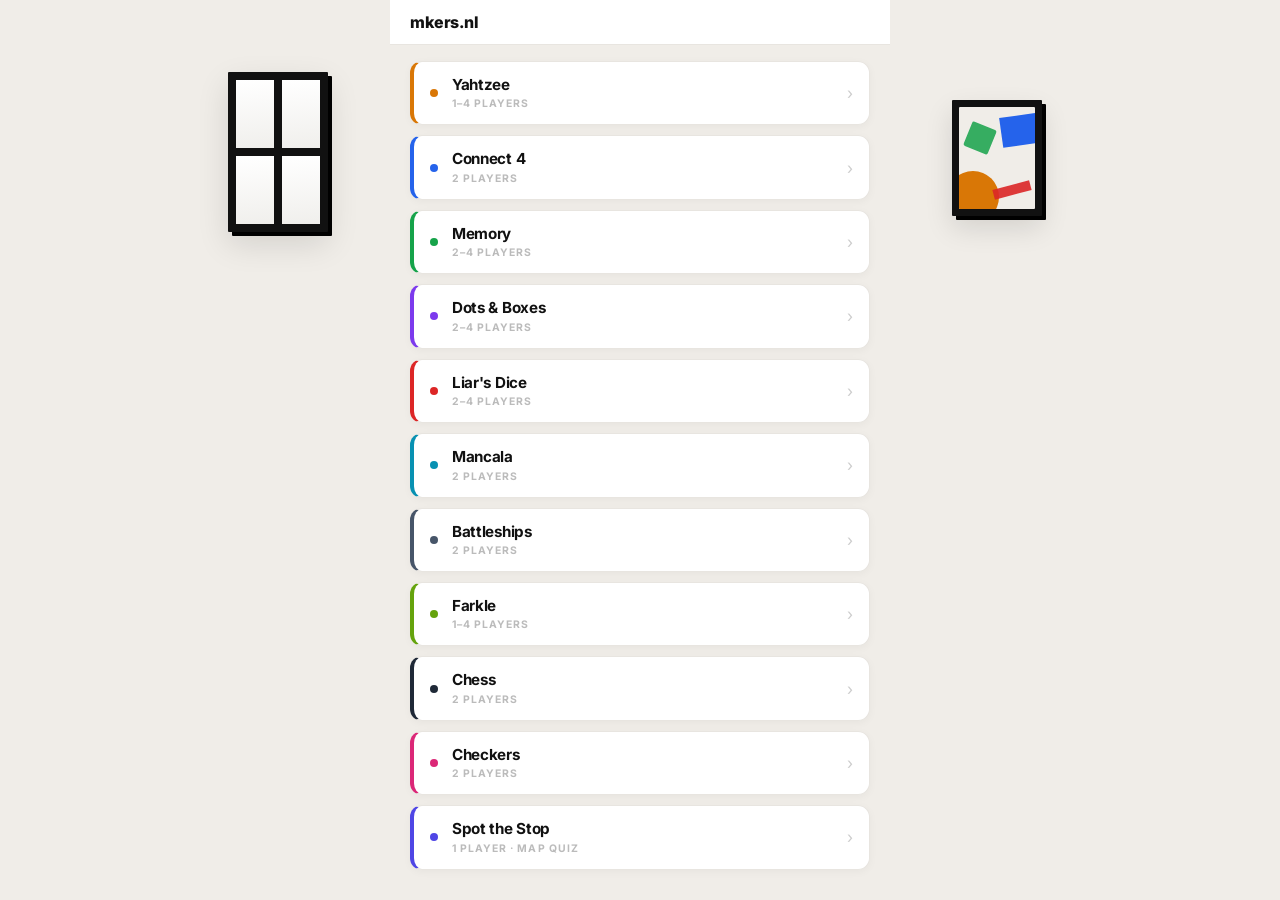
<file: index.html>
<!DOCTYPE html>
<html lang="en">
<head>
<meta charset="UTF-8"/>
<meta name="viewport" content="width=device-width, initial-scale=1.0, maximum-scale=1.0, user-scalable=no"/>
<title>mkers.nl</title>
<meta name="description" content="A collection of party games. No accounts, no app. Just open and play."/>
<link href="https://fonts.googleapis.com/css2?family=Inter:wght@400;500;600;700;800&display=swap" rel="stylesheet"/>
<style>
*, *::before, *::after { box-sizing: border-box; margin: 0; padding: 0; }

html, body {
  height: 100%;
  font-family: 'Inter', system-ui, sans-serif;
  -webkit-font-smoothing: antialiased;
  background: #f0ede8;
  color: #111;
}

/* ─── Full-width scene wrapper ──────────────────── */

.scene {
  width: 100%;
  height: 100vh;
  position: relative;
  display: flex;
  justify-content: center;
}

/* ─── Abstract window — left wall ──────────────── */

.window {
  display: none;
  position: absolute;
  left: calc(50% - 340px);   /* sits left of the page card */
  top: 72px;
  width: 100px;
  height: 160px;
  transform: translateX(-100%);
  margin-left: 28px;
}

@media (min-width: 820px) {
  .window { display: block; }
}

/* Outer frame — stark, dark, minimal */
.window-frame {
  position: absolute;
  inset: 0;
  background: #111;
  border-radius: 1px;
  box-shadow: 4px 4px 0 #000, 0 12px 32px rgba(0,0,0,0.12);
}

/* 2×2 pane grid */
.window-panes {
  position: absolute;
  inset: 8px;
  display: grid;
  grid-template-columns: 1fr 8px 1fr;
  grid-template-rows: 1fr 8px 1fr;
  background: #111;
}

.window-panes .pane {
  /* Panes: white — like frosted or diffuse light */
  background: #f8f8f6;
  /* Subtle top-lit gradient, keeps it from being flat */
  background: linear-gradient(175deg, #fff 0%, #f0efec 100%);
}

.window-panes .cross { background: #111; }

/* ─── Abstract painting — right wall ────────────── */

.painting {
  display: none;
  position: absolute;
  right: calc(50% - 340px);
  top: 100px;
  transform: translateX(100%);
  margin-right: 28px;
}

@media (min-width: 820px) {
  .painting { display: block; }
}

/* Dark, minimal frame */
.painting-frame {
  width: 90px;
  height: 116px;
  background: #111;
  box-shadow: 4px 4px 0 #000, 0 12px 28px rgba(0,0,0,0.12);
  padding: 7px;
  border-radius: 1px;
}

/* Cream mat board — same tone as the game background */
.painting-mat {
  width: 100%;
  height: 100%;
  background: #f0ede8;
  position: relative;
  overflow: hidden;
  border-radius: 1px;
}

/* The abstract art — player palette colors, bold geometric shapes */
.painting-mat::before {
  content: '';
  position: absolute;
  /* Amber circle — Player 1 */
  width: 52px; height: 52px;
  border-radius: 50%;
  background: #d97706;
  bottom: -14px; left: -12px;
}
.painting-mat::after {
  content: '';
  position: absolute;
  /* Blue rectangle — Player 2 */
  width: 42px; height: 30px;
  background: #2563eb;
  top: 8px; right: -8px;
  transform: rotate(-8deg);
}

/* Green and red shapes sit inside a non-pseudo container */
.painting-shapes {
  position: absolute;
  inset: 0;
  overflow: hidden;
  pointer-events: none;
}
.painting-shapes::before {
  content: '';
  position: absolute;
  /* Green square — Player 3 */
  width: 26px; height: 26px;
  background: #16a34a;
  top: 18px; left: 8px;
  transform: rotate(22deg);
  border-radius: 2px;
  opacity: 0.85;
}
.painting-shapes::after {
  content: '';
  position: absolute;
  /* Red sliver — Player 4 */
  width: 38px; height: 10px;
  background: #dc2626;
  bottom: 14px; right: 4px;
  transform: rotate(-15deg);
  opacity: 0.9;
}

/* ─── Page shell ────────────────────────────────── */

.page {
  width: 100%;
  max-width: 500px;
  height: 100vh;
  display: flex;
  flex-direction: column;
  position: relative;
  z-index: 10;
}

/* ─── Header ────────────────────────────────────── */

.hdr {
  flex-shrink: 0;
  background: #fff;
  border-bottom: 1px solid #e8e5e0;
  padding: 0.75rem 1.25rem;
  display: flex;
  align-items: center;
  justify-content: space-between;
}

.hdr-logo {
  font-size: 1rem;
  font-weight: 800;
  letter-spacing: -0.01em;
}

.hdr-sub {
  font-size: 0.7rem;
  font-weight: 600;
  color: #bbb;
}

/* ─── Game list ─────────────────────────────────── */

.game-list {
  flex: 1;
  overflow-y: auto;
  -webkit-overflow-scrolling: touch;
  padding: 1rem 1.25rem;
  display: flex;
  flex-direction: column;
  gap: 0.625rem;
}

.game-row {
  text-decoration: none;
  color: #111;
  background: #fff;
  border-radius: 12px;
  border: 1.5px solid #e8e5e0;
  border-left: 4px solid var(--accent, #e8e5e0);
  box-shadow: 0 2px 8px rgba(0,0,0,0.04);
  display: flex;
  align-items: center;
  gap: 0.875rem;
  padding: 0.875rem 1rem;
  transition: transform 0.12s cubic-bezier(0.32, 0.72, 0, 1),
              box-shadow 0.12s cubic-bezier(0.32, 0.72, 0, 1);
  -webkit-tap-highlight-color: transparent;
}

.game-row:active {
  transform: scale(0.98);
  box-shadow: 0 1px 4px rgba(0,0,0,0.04);
}

.row-dot {
  width: 8px;
  height: 8px;
  border-radius: 50%;
  background: var(--accent, #ccc);
  flex-shrink: 0;
}

.row-info {
  flex: 1;
  min-width: 0;
}

.g-title {
  font-size: 0.95rem;
  font-weight: 700;
  letter-spacing: -0.02em;
  line-height: 1.2;
}

.g-players {
  font-size: 0.65rem;
  font-weight: 700;
  text-transform: uppercase;
  letter-spacing: 0.1em;
  color: #bbb;
  margin-top: 0.2rem;
}

.row-arrow {
  color: #ccc;
  font-size: 1rem;
  flex-shrink: 0;
}

/* ─── Reduced motion ────────────────────────────── */

@media (prefers-reduced-motion: reduce) {
  .game-row { transition: none; }
}
</style>
</head>
<body>

<div class="scene">

  <!-- Abstract window — left of the page card, desktop only -->
  <div class="window">
    <div class="window-frame"></div>
    <div class="window-panes">
      <span class="pane"></span>
      <span class="cross"></span>
      <span class="pane"></span>
      <span class="cross"></span>
      <span class="cross"></span>
      <span class="cross"></span>
      <span class="pane"></span>
      <span class="cross"></span>
      <span class="pane"></span>
    </div>
  </div>

  <!-- Main page -->
  <div class="page">

    <div class="hdr">
      <span class="hdr-logo">mkers.nl</span>
    </div>

    <div class="game-list">

      <a href="/yahtzee/" class="game-row" style="--accent: #d97706">
        <div class="row-dot"></div>
        <div class="row-info">
          <div class="g-title">Yahtzee</div>
          <div class="g-players">1–4 Players</div>
        </div>
        <span class="row-arrow">›</span>
      </a>

      <a href="/connect4/" class="game-row" style="--accent: #2563eb">
        <div class="row-dot"></div>
        <div class="row-info">
          <div class="g-title">Connect 4</div>
          <div class="g-players">2 Players</div>
        </div>
        <span class="row-arrow">›</span>
      </a>

      <a href="/memory/" class="game-row" style="--accent: #16a34a">
        <div class="row-dot"></div>
        <div class="row-info">
          <div class="g-title">Memory</div>
          <div class="g-players">2–4 Players</div>
        </div>
        <span class="row-arrow">›</span>
      </a>

      <a href="/dotsboxes/" class="game-row" style="--accent: #7c3aed">
        <div class="row-dot"></div>
        <div class="row-info">
          <div class="g-title">Dots &amp; Boxes</div>
          <div class="g-players">2–4 Players</div>
        </div>
        <span class="row-arrow">›</span>
      </a>

      <a href="/liarsdice/" class="game-row" style="--accent: #dc2626">
        <div class="row-dot"></div>
        <div class="row-info">
          <div class="g-title">Liar's Dice</div>
          <div class="g-players">2–4 Players</div>
        </div>
        <span class="row-arrow">›</span>
      </a>

      <a href="/mancala/" class="game-row" style="--accent: #0891b2">
        <div class="row-dot"></div>
        <div class="row-info">
          <div class="g-title">Mancala</div>
          <div class="g-players">2 Players</div>
        </div>
        <span class="row-arrow">›</span>
      </a>

      <a href="/battleships/" class="game-row" style="--accent: #475569">
        <div class="row-dot"></div>
        <div class="row-info">
          <div class="g-title">Battleships</div>
          <div class="g-players">2 Players</div>
        </div>
        <span class="row-arrow">›</span>
      </a>

      <a href="/farkle/" class="game-row" style="--accent: #65a30d">
        <div class="row-dot"></div>
        <div class="row-info">
          <div class="g-title">Farkle</div>
          <div class="g-players">1–4 Players</div>
        </div>
        <span class="row-arrow">›</span>
      </a>

      <a href="/chess/" class="game-row" style="--accent: #1f2937">
        <div class="row-dot"></div>
        <div class="row-info">
          <div class="g-title">Chess</div>
          <div class="g-players">2 Players</div>
        </div>
        <span class="row-arrow">›</span>
      </a>

      <a href="/checkers/" class="game-row" style="--accent: #db2777">
        <div class="row-dot"></div>
        <div class="row-info">
          <div class="g-title">Checkers</div>
          <div class="g-players">2 Players</div>
        </div>
        <span class="row-arrow">›</span>
      </a>

      <a href="/spotthestop/" class="game-row" style="--accent: #4f46e5">
        <div class="row-dot"></div>
        <div class="row-info">
          <div class="g-title">Spot the Stop</div>
          <div class="g-players">1 Player · Map quiz</div>
        </div>
        <span class="row-arrow">›</span>
      </a>

    </div>
  </div>

  <!-- Abstract painting — right of the page card, desktop only -->
  <div class="painting">
    <div class="painting-frame">
      <div class="painting-mat">
        <div class="painting-shapes"></div>
      </div>
    </div>
  </div>

</div>

</body>
</html>
</file>
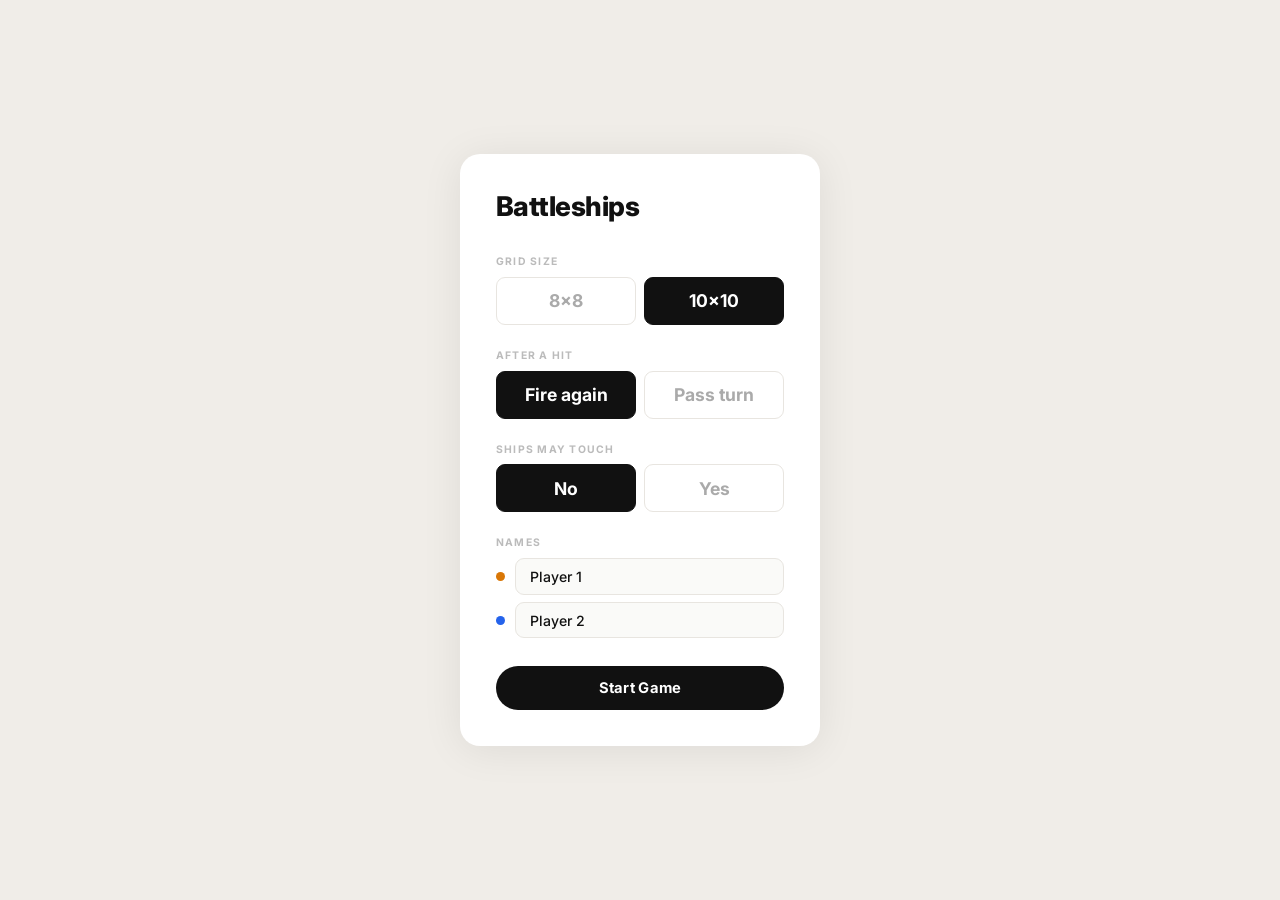
<file: battleships/index.html>
<!DOCTYPE html>
<html lang="en">
<head>
<meta charset="UTF-8"/>
<meta name="viewport" content="width=device-width, initial-scale=1.0, maximum-scale=1.0, user-scalable=no"/>
<title>Battleships</title>
<link href="https://fonts.googleapis.com/css2?family=Inter:wght@400;500;600;700;800&display=swap" rel="stylesheet"/>
<link rel="stylesheet" href="../shared/css/reset.css"/>
<link rel="stylesheet" href="../shared/css/components.css"/>
<link rel="stylesheet" href="css/style.css"/>
<script src="../shared/js/audio.js" defer></script>
<script src="js/main.js" defer></script>
</head>
<body>

<div id="setup">
  <div class="sbox">
    <h1 class="s-title">Battleships</h1>
    <div class="s-sect">
      <div class="s-lbl">Grid Size</div>
      <div class="cnt-row" id="grid-btns">
        <button class="cnt" data-s="8">8x8</button>
        <button class="cnt on" data-s="10">10x10</button>
      </div>
    </div>
    <div class="s-sect">
      <div class="s-lbl">After a Hit</div>
      <div class="cnt-row" id="rule-btns">
        <button class="cnt on" data-r="again">Fire again</button>
        <button class="cnt" data-r="pass">Pass turn</button>
      </div>
    </div>
    <div class="s-sect">
      <div class="s-lbl">Ships May Touch</div>
      <div class="cnt-row" id="touch-btns">
        <button class="cnt on" data-t="no">No</button>
        <button class="cnt" data-t="yes">Yes</button>
      </div>
    </div>
    <div class="s-sect">
      <div class="s-lbl">Names</div>
      <div class="name-list" id="name-list"></div>
    </div>
    <button class="btn-start" id="start-btn">Start Game</button>
  </div>
</div>

<div id="app">
  <div class="hdr">
    <span class="hdr-logo">Battleships</span>
    <div class="hdr-right">
      <div class="hdr-info">
        <span class="hdr-player" id="h-player"></span>
        <span class="hdr-round" id="h-round"></span>
      </div>
      <button id="btn-restart" class="hdr-btn" title="Restart Game">↺</button>
    </div>
  </div>

  <div class="score-strip" id="score-strip"></div>

  <div class="game-area">
    <div class="b-lbl" id="main-lbl"></div>
    <div class="bwrap" id="main-wrap">
      <div class="b-cols" id="main-cols"></div>
      <div class="b-rows" id="main-rows"></div>
      <div class="board" id="main-board"></div>
    </div>

    <!-- Placement controls -->
    <div id="place-ctrl" class="place-ctrl">
      <div class="chips" id="chips"></div>
      <div class="pc-row">
        <button class="btn-ghost" id="btn-rotate">⟳ Rotate</button>
        <button class="btn-ghost" id="btn-random">Random</button>
        <button class="btn-pill" id="btn-done" disabled>Done</button>
      </div>
    </div>

    <!-- Own fleet during battle -->
    <div id="own-sec" class="own-sec">
      <!-- Covers your fleet so the other player can't glance at it; hold to peek -->
      <button type="button" class="peek-cover" id="peek-cover" aria-label="Hold to see your fleet">
        <svg viewBox="0 0 24 24" width="22" height="22" aria-hidden="true"><path d="M2 12s3.6-7 10-7 10 7 10 7-3.6 7-10 7S2 12 2 12Z" fill="none" stroke="currentColor" stroke-width="2" stroke-linejoin="round"/><circle cx="12" cy="12" r="3" fill="currentColor"/></svg>
        <span class="peek-title">Your fleet</span>
        <span class="peek-sub">Hold to look</span>
      </button>
      <div class="own-map">
        <div class="b-lbl">Your fleet</div>
        <div class="board small" id="own-board"></div>
      </div>
      <div class="fleet-list" id="fleet-list"></div>
    </div>
  </div>
</div>

<!-- Hand-off screen: hides everything between turns -->
<div id="pass">
  <div class="sbox pass-box">
    <div class="s-lbl">Pass the device to</div>
    <div class="pass-name" id="pass-name"></div>
    <div class="pass-sub" id="pass-sub"></div>
    <div class="pass-news" id="pass-news"></div>
    <button class="btn-start" id="pass-btn">I'm ready</button>
  </div>
</div>

<div id="notif">
  <div class="ndot" id="n-dot"></div>
  <span id="n-txt"></span>
</div>

<div id="over">
  <h2 class="over-title">Game Over</h2>
  <div class="over-card" id="over-card"></div>
  <button class="btn-again" id="btn-play-again">Play Again</button>
</div>

</body>
</html>
</file>
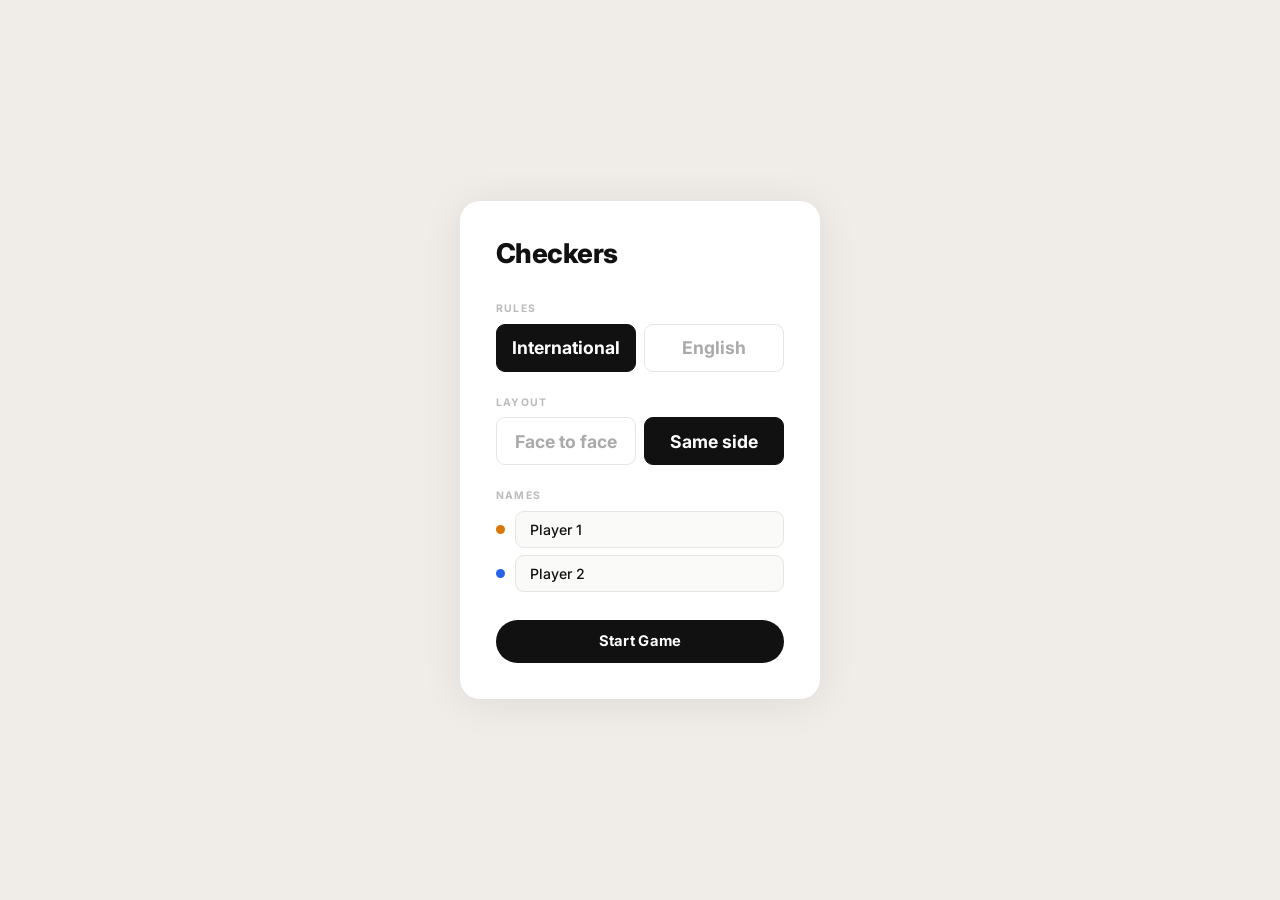
<file: checkers/index.html>
<!DOCTYPE html>
<html lang="en">
<head>
<meta charset="UTF-8"/>
<meta name="viewport" content="width=device-width, initial-scale=1.0, maximum-scale=1.0, user-scalable=no"/>
<title>Checkers</title>
<link href="https://fonts.googleapis.com/css2?family=Inter:wght@400;500;600;700;800&display=swap" rel="stylesheet"/>
<link rel="stylesheet" href="../shared/css/reset.css"/>
<link rel="stylesheet" href="../shared/css/components.css"/>
<link rel="stylesheet" href="css/style.css"/>
<script src="../shared/js/audio.js" defer></script>
<script src="js/main.js" defer></script>
</head>
<body>

<div id="setup">
  <div class="sbox">
    <h1 class="s-title">Checkers</h1>
    <div class="s-sect">
      <div class="s-lbl">Rules</div>
      <div class="cnt-row" id="rule-btns">
        <button class="cnt on" data-r="intl">International</button>
        <button class="cnt" data-r="english">English</button>
      </div>
    </div>
    <div class="s-sect">
      <div class="s-lbl">Layout</div>
      <div class="cnt-row" id="layout-btns">
        <button class="cnt" data-l="f2f">Face to face</button>
        <button class="cnt" data-l="same">Same side</button>
      </div>
    </div>
    <div class="s-sect">
      <div class="s-lbl">Names</div>
      <div class="name-list" id="name-list"></div>
    </div>
    <button class="btn-start" id="start-btn">Start Game</button>
  </div>
</div>

<div id="app">
  <div class="hdr">
    <span class="hdr-logo">Checkers</span>
    <button id="btn-restart" class="hdr-btn" title="Restart Game">↺</button>
  </div>

  <!-- Face to face (body.f2f): player 2 sits across the table, so their panel is upside down -->
  <div class="ppanel flip" id="panel-1"></div>

  <div class="game-area">
    <div id="board-wrap">
      <div id="board">
        <!-- Squares and pieces are generated by JS -->
      </div>
    </div>
  </div>

  <div class="ppanel" id="panel-0"></div>
</div>

<div id="over">
  <div class="over-half flip" id="over-top"></div>
  <button class="btn-again" id="btn-play-again">Play Again</button>
  <div class="over-half" id="over-bot"></div>
</div>

</body>
</html>
</file>
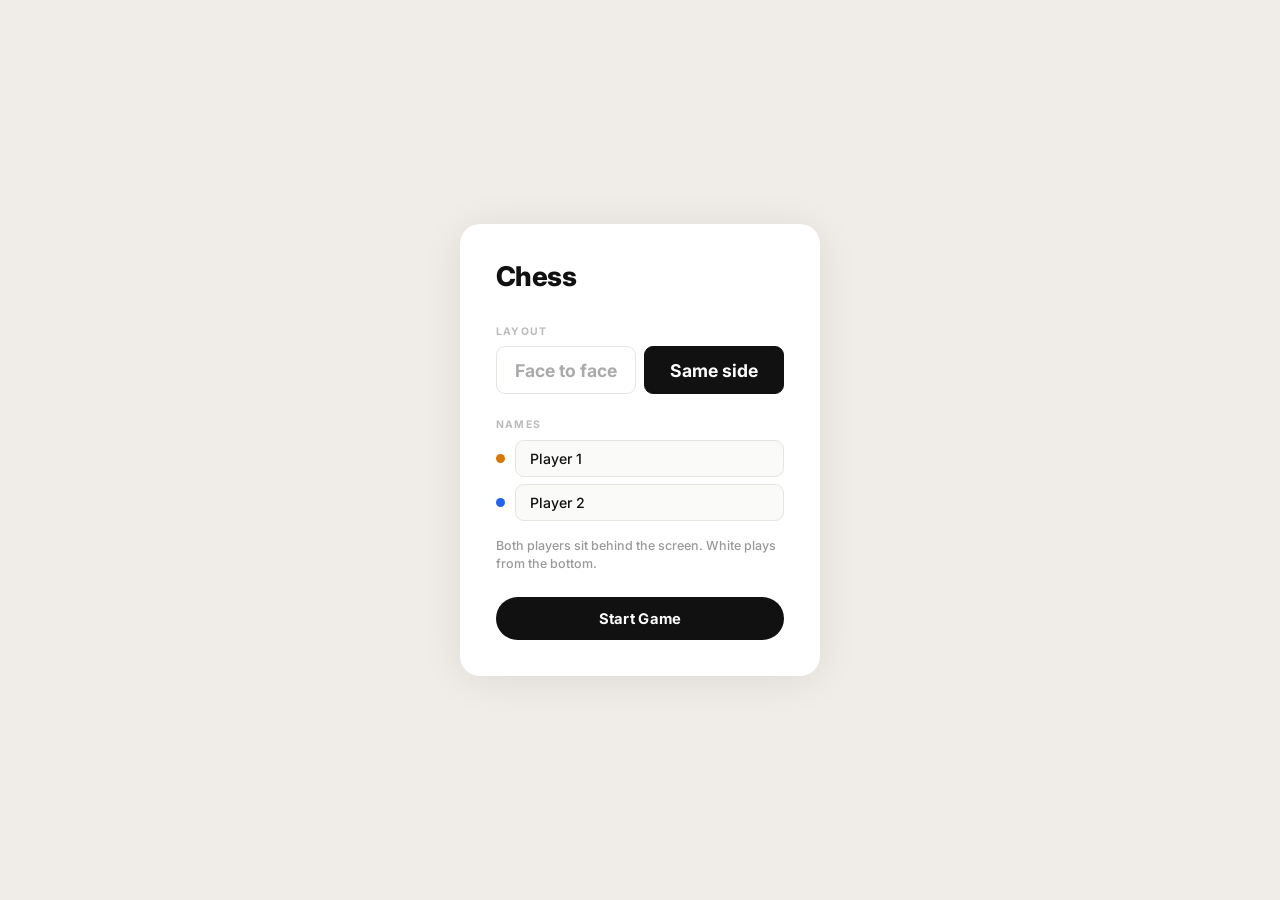
<file: chess/index.html>
<!DOCTYPE html>
<html lang="en">
<head>
<meta charset="UTF-8"/>
<meta name="viewport" content="width=device-width, initial-scale=1.0, maximum-scale=1.0, user-scalable=no"/>
<title>Chess</title>
<link href="https://fonts.googleapis.com/css2?family=Inter:wght@400;500;600;700;800&display=swap" rel="stylesheet"/>
<link rel="stylesheet" href="../shared/css/reset.css"/>
<link rel="stylesheet" href="../shared/css/components.css"/>
<link rel="stylesheet" href="css/style.css"/>
<script src="../shared/js/audio.js" defer></script>
<script src="js/main.js" defer></script>
</head>
<body>

<div id="setup">
  <div class="sbox">
    <h1 class="s-title">Chess</h1>
    <div class="s-sect">
      <div class="s-lbl">Layout</div>
      <div class="cnt-row" id="layout-btns">
        <button class="cnt" data-l="f2f">Face to face</button>
        <button class="cnt" data-l="side">Same side</button>
      </div>
    </div>
    <div class="s-sect">
      <div class="s-lbl">Names</div>
      <div class="name-list" id="name-list"></div>
    </div>
    <p class="s-hint" id="layout-hint"></p>
    <button class="btn-start" id="start-btn">Start Game</button>
  </div>
</div>

<div id="app">
  <div class="hdr">
    <span class="hdr-logo">Chess</span>
    <div class="hdr-right">
      <button id="btn-undo" class="hdr-btn" title="Undo Move">↶</button>
      <button id="btn-restart" class="hdr-btn" title="Restart Game">↺</button>
    </div>
  </div>

  <div class="game-area">
    <!-- Black's panel, turned to face the player across the table when face to face -->
    <div class="panel top" id="panel-1"></div>
    <div class="board-frame" id="board-frame">
      <div class="board" id="board"></div>
    </div>
    <div class="panel" id="panel-0"></div>
  </div>
</div>

<!-- Promotion picker, faces the promoting player -->
<div id="promo">
  <div class="promo-box" id="promo-box">
    <div class="s-lbl">Promote to</div>
    <div class="promo-row" id="promo-row"></div>
  </div>
</div>

<div id="notif">
  <div class="ndot" id="n-dot"></div>
  <span id="n-txt"></span>
</div>

<div id="over">
  <!-- Mirrored result for the player across the table -->
  <div class="over-mirror">
    <h2 class="over-title" id="over-title-top"></h2>
    <p class="over-sub" id="over-sub-top"></p>
  </div>
  <h2 class="over-title" id="over-title">Game Over</h2>
  <p class="over-sub" id="over-sub"></p>
  <div class="over-card" id="over-card"></div>
  <button class="btn-again" id="btn-play-again">Play Again</button>
</div>

</body>
</html>
</file>
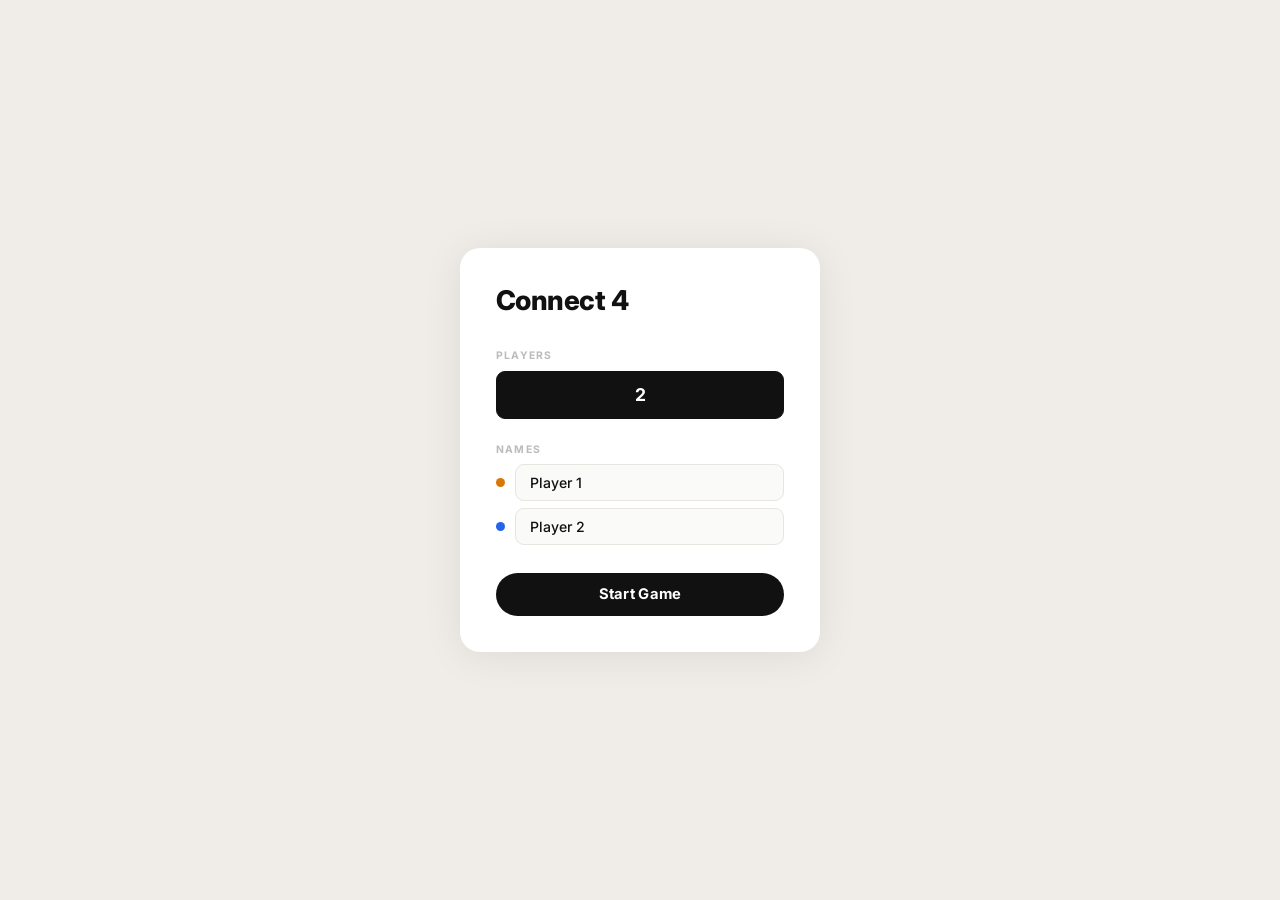
<file: connect4/index.html>
<!DOCTYPE html>
<html lang="en">
<head>
<meta charset="UTF-8"/>
<meta name="viewport" content="width=device-width, initial-scale=1.0, maximum-scale=1.0, user-scalable=no"/>
<title>Connect 4</title>
<link href="https://fonts.googleapis.com/css2?family=Inter:wght@400;500;600;700;800&display=swap" rel="stylesheet"/>
<link rel="stylesheet" href="../shared/css/reset.css"/>
<link rel="stylesheet" href="../shared/css/components.css"/>
<link rel="stylesheet" href="css/style.css"/>
<script src="../shared/js/audio.js" defer></script>
<script src="js/main.js" defer></script>
</head>
<body>

<div id="setup">
  <div class="sbox">
    <h1 class="s-title">Connect 4</h1>
    <div class="s-sect">
      <div class="s-lbl">Players</div>
      <div class="cnt-row">
        <button class="cnt on" data-n="2">2</button>
      </div>
    </div>
    <div class="s-sect">
      <div class="s-lbl">Names</div>
      <div class="name-list" id="name-list"></div>
    </div>
    <button class="btn-start" id="start-btn">Start Game</button>
  </div>
</div>

<div id="app">
  <div class="hdr">
    <span class="hdr-logo">Connect 4</span>
    <div class="hdr-right">
      <div class="hdr-info">
        <span class="hdr-player" id="h-player"></span>
        <span class="hdr-round" id="h-round"></span>
      </div>
      <button id="btn-restart" class="hdr-btn" title="Restart Game">↺</button>
    </div>
  </div>

  <div class="game-area">
    <div id="board-wrap">
      <div id="board">
        <!-- Columns are generated by JS -->
      </div>
    </div>
  </div>
</div>

<div id="notif">
  <div class="ndot" id="n-dot"></div>
  <span id="n-txt"></span>
</div>

<div id="over">
  <h2 class="over-title">Game Over</h2>
  <div class="over-card" id="over-card"></div>
  <button class="btn-again" id="btn-play-again">Play Again</button>
</div>

</body>
</html>
</file>
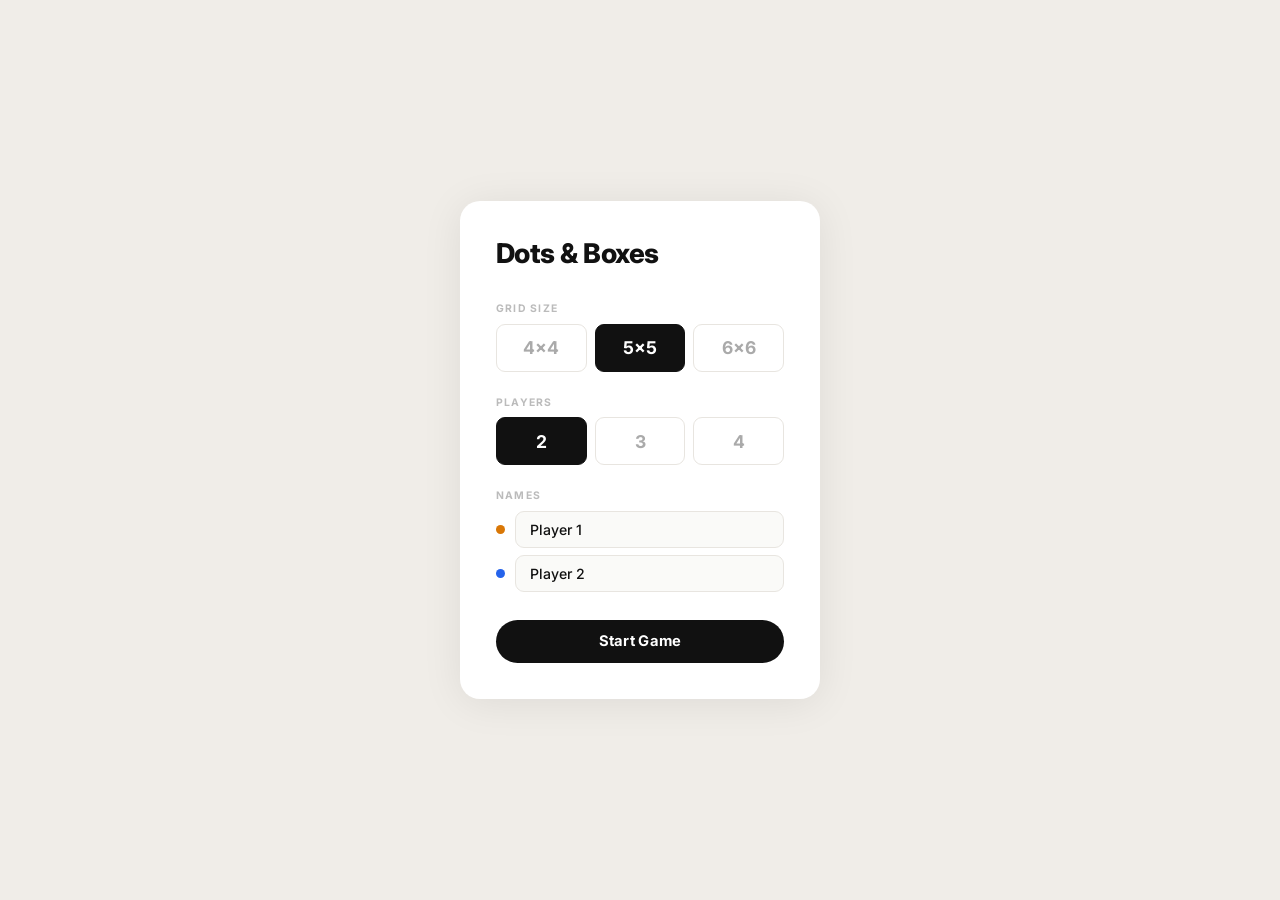
<file: dotsboxes/index.html>
<!DOCTYPE html>
<html lang="en">
<head>
<meta charset="UTF-8"/>
<meta name="viewport" content="width=device-width, initial-scale=1.0, maximum-scale=1.0, user-scalable=no"/>
<title>Dots & Boxes</title>
<link href="https://fonts.googleapis.com/css2?family=Inter:wght@400;500;600;700;800&display=swap" rel="stylesheet"/>
<link rel="stylesheet" href="../shared/css/reset.css"/>
<link rel="stylesheet" href="../shared/css/components.css"/>
<link rel="stylesheet" href="css/style.css"/>
<script src="../shared/js/audio.js" defer></script>
<script src="js/main.js" defer></script>
</head>
<body>

<div id="setup">
  <div class="sbox">
    <h1 class="s-title">Dots & Boxes</h1>
    <div class="s-sect">
      <div class="s-lbl">Grid Size</div>
      <div class="cnt-row" id="grid-btns">
        <button class="cnt" data-s="4">4x4</button>
        <button class="cnt on" data-s="5">5x5</button>
        <button class="cnt" data-s="6">6x6</button>
      </div>
    </div>
    <div class="s-sect">
      <div class="s-lbl">Players</div>
      <div class="cnt-row" id="player-btns">
        <button class="cnt on" data-n="2">2</button>
        <button class="cnt" data-n="3">3</button>
        <button class="cnt" data-n="4">4</button>
      </div>
    </div>
    <div class="s-sect">
      <div class="s-lbl">Names</div>
      <div class="name-list" id="name-list"></div>
    </div>
    <button class="btn-start" id="start-btn">Start Game</button>
  </div>
</div>

<div id="app">
  <div class="hdr">
    <span class="hdr-logo">Dots & Boxes</span>
    <div class="hdr-right">
      <div class="hdr-info">
        <span class="hdr-player" id="h-player"></span>
        <span class="hdr-round" id="h-round"></span>
      </div>
      <button id="btn-restart" class="hdr-btn" title="Restart Game">↺</button>
    </div>
  </div>
  
  <div class="score-strip" id="score-strip"></div>

  <div class="game-area">
    <div id="board-wrap">
      <div id="board">
        <!-- Grid is drawn here -->
      </div>
    </div>
  </div>
</div>

<div id="notif">
  <div class="ndot" id="n-dot"></div>
  <span id="n-txt"></span>
</div>

<div id="over">
  <h2 class="over-title">Game Over</h2>
  <div class="over-card" id="over-card"></div>
  <button class="btn-again" id="btn-play-again">Play Again</button>
</div>

</body>
</html>
</file>
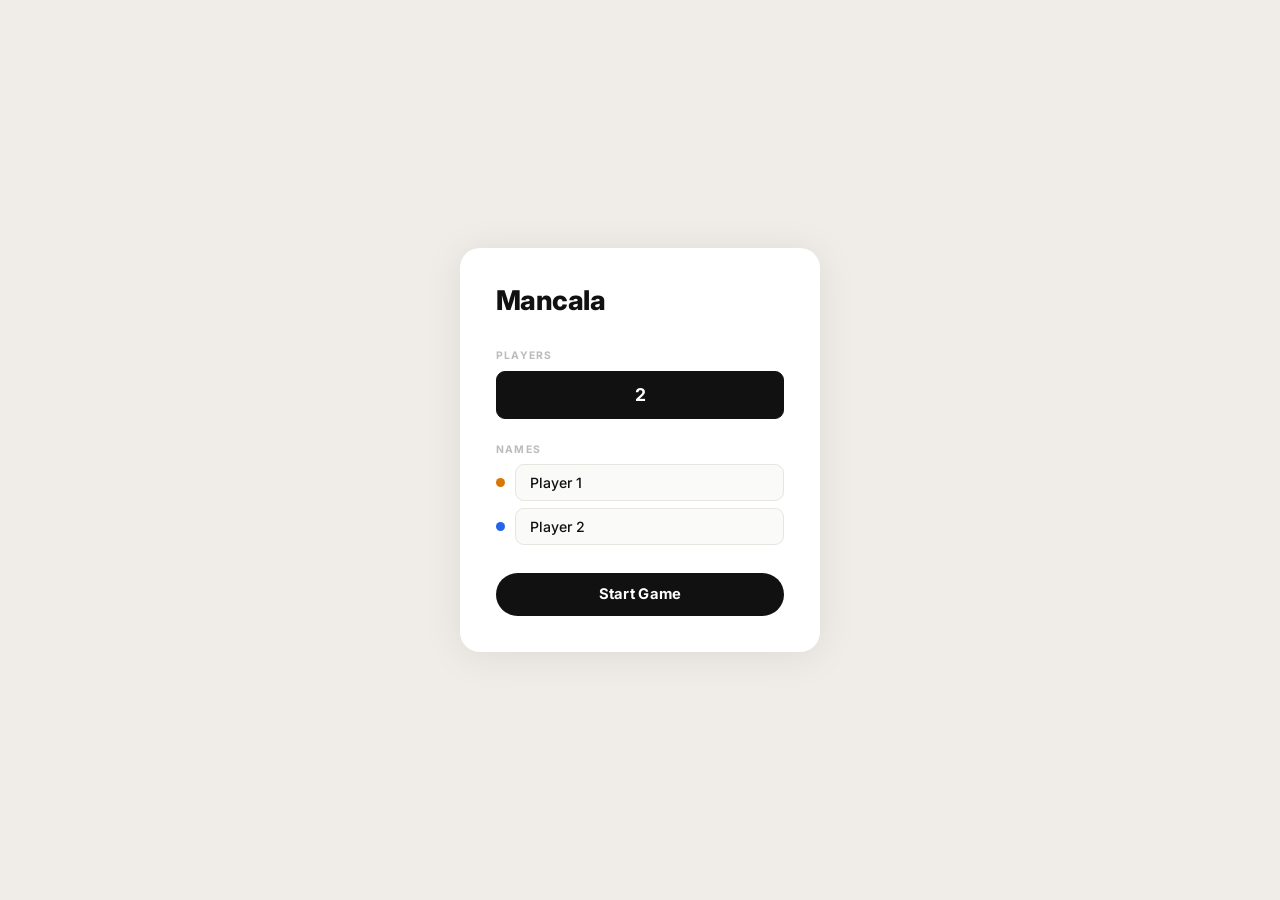
<file: mancala/index.html>
<!DOCTYPE html>
<html lang="en">
<head>
<meta charset="UTF-8"/>
<meta name="viewport" content="width=device-width, initial-scale=1.0, maximum-scale=1.0, user-scalable=no"/>
<title>Mancala</title>
<link href="https://fonts.googleapis.com/css2?family=Inter:wght@400;500;600;700;800&display=swap" rel="stylesheet"/>
<link rel="stylesheet" href="../shared/css/reset.css"/>
<link rel="stylesheet" href="../shared/css/components.css"/>
<link rel="stylesheet" href="css/style.css"/>
<script src="../shared/js/audio.js" defer></script>
<script src="js/main.js" defer></script>
</head>
<body>

<div id="setup">
  <div class="sbox">
    <h1 class="s-title">Mancala</h1>
    <div class="s-sect">
      <div class="s-lbl">Players</div>
      <div class="cnt-row" id="player-btns">
        <button class="cnt on" data-n="2">2</button>
      </div>
    </div>
    <div class="s-sect">
      <div class="s-lbl">Names</div>
      <div class="name-list" id="name-list"></div>
    </div>
    <button class="btn-start" id="start-btn">Start Game</button>
  </div>
</div>

<div id="app">
  <div class="hdr">
    <span class="hdr-logo">Mancala</span>
    <div class="hdr-right">
      <div class="hdr-info">
        <span class="hdr-player" id="h-player"></span>
      </div>
      <button id="btn-restart" class="hdr-btn" title="Restart Game">↺</button>
    </div>
  </div>

  <div class="game-area" id="game-area">
    <div class="board-container">
      
      <!-- Top player (Player 2) Info -->
      <div class="player-banner top-banner" id="banner-1">
        <div class="p-dot" id="dot-1"></div>
        <span class="p-name" id="name-1">Player 2</span>
      </div>

      <div class="mancala-board" id="board">
        <!-- Player 2 Store (Index 13) -->
        <div class="store p1-store" id="pit-13" data-idx="13">
          <div class="stone-container" id="stones-13"></div>
          <div class="pit-label" id="lbl-13">0</div>
        </div>

        <div class="pits-grid">
          <!-- Player 2 Row (Indices 12 down to 7) -->
          <div class="row p1-row">
            <div class="pit" id="pit-12" data-idx="12"><div class="stone-container" id="stones-12"></div><div class="pit-label" id="lbl-12">4</div></div>
            <div class="pit" id="pit-11" data-idx="11"><div class="stone-container" id="stones-11"></div><div class="pit-label" id="lbl-11">4</div></div>
            <div class="pit" id="pit-10" data-idx="10"><div class="stone-container" id="stones-10"></div><div class="pit-label" id="lbl-10">4</div></div>
            <div class="pit" id="pit-9" data-idx="9"><div class="stone-container" id="stones-9"></div><div class="pit-label" id="lbl-9">4</div></div>
            <div class="pit" id="pit-8" data-idx="8"><div class="stone-container" id="stones-8"></div><div class="pit-label" id="lbl-8">4</div></div>
            <div class="pit" id="pit-7" data-idx="7"><div class="stone-container" id="stones-7"></div><div class="pit-label" id="lbl-7">4</div></div>
          </div>
          
          <!-- Divider line -->
          <div class="board-divider"></div>

          <!-- Player 1 Row (Indices 0 up to 5) -->
          <div class="row p0-row">
            <div class="pit" id="pit-0" data-idx="0"><div class="stone-container" id="stones-0"></div><div class="pit-label" id="lbl-0">4</div></div>
            <div class="pit" id="pit-1" data-idx="1"><div class="stone-container" id="stones-1"></div><div class="pit-label" id="lbl-1">4</div></div>
            <div class="pit" id="pit-2" data-idx="2"><div class="stone-container" id="stones-2"></div><div class="pit-label" id="lbl-2">4</div></div>
            <div class="pit" id="pit-3" data-idx="3"><div class="stone-container" id="stones-3"></div><div class="pit-label" id="lbl-3">4</div></div>
            <div class="pit" id="pit-4" data-idx="4"><div class="stone-container" id="stones-4"></div><div class="pit-label" id="lbl-4">4</div></div>
            <div class="pit" id="pit-5" data-idx="5"><div class="stone-container" id="stones-5"></div><div class="pit-label" id="lbl-5">4</div></div>
          </div>
        </div>

        <!-- Player 1 Store (Index 6) -->
        <div class="store p0-store" id="pit-6" data-idx="6">
          <div class="stone-container" id="stones-6"></div>
          <div class="pit-label" id="lbl-6">0</div>
        </div>
      </div>

      <!-- Bottom player (Player 1) Info -->
      <div class="player-banner bot-banner" id="banner-0">
        <div class="p-dot" id="dot-0"></div>
        <span class="p-name" id="name-0">Player 1</span>
      </div>

    </div>
  </div>
</div>

<div id="notif">
  <div class="ndot" id="n-dot"></div>
  <span id="n-txt"></span>
</div>

<div id="over">
  <h2 class="over-title">Game Over</h2>
  <div class="over-card" id="over-card"></div>
  <button class="btn-again" id="btn-play-again">Play Again</button>
</div>

</body>
</html>
</file>
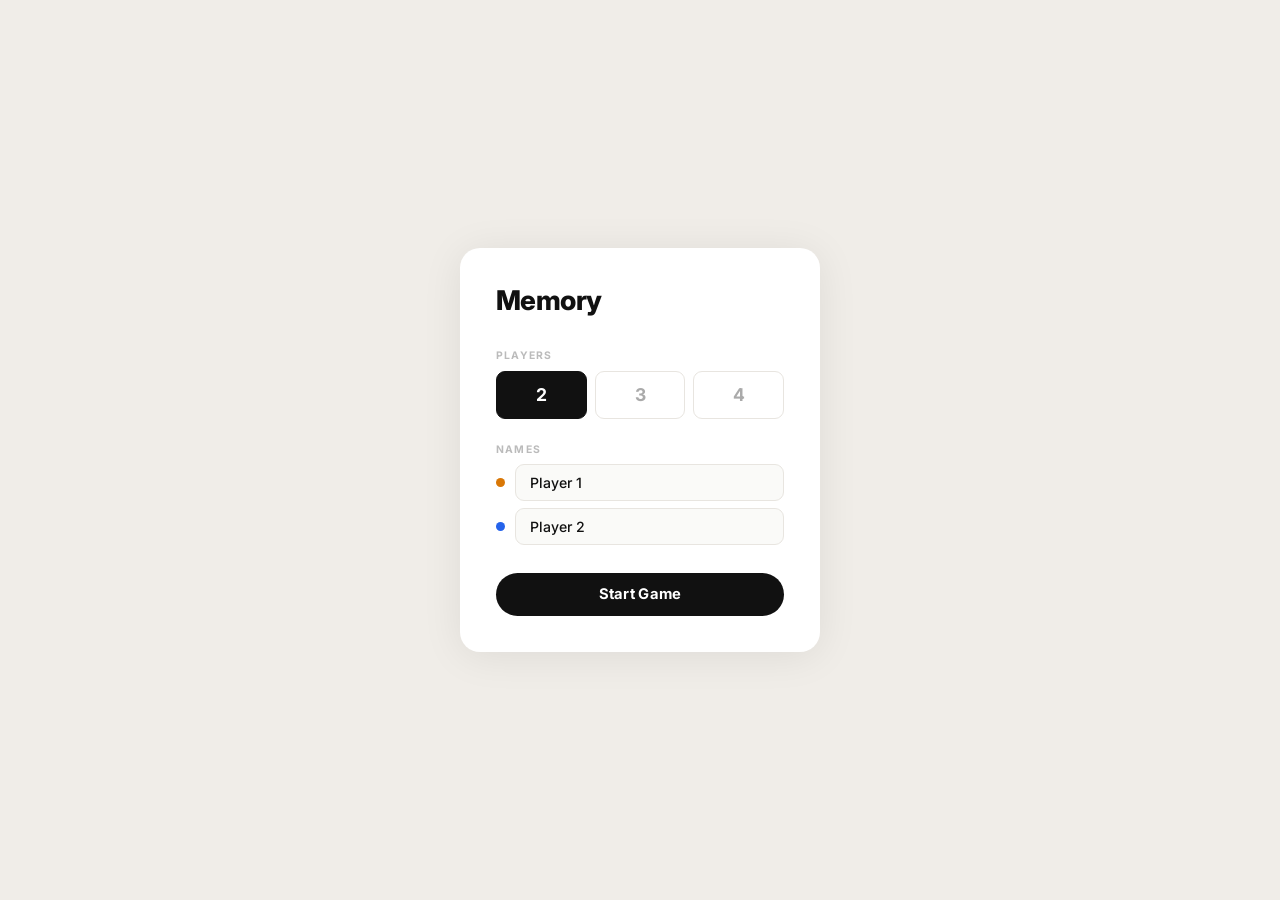
<file: memory/index.html>
<!DOCTYPE html>
<html lang="en">
<head>
<meta charset="UTF-8"/>
<meta name="viewport" content="width=device-width, initial-scale=1.0, maximum-scale=1.0, user-scalable=no"/>
<title>Memory</title>
<link href="https://fonts.googleapis.com/css2?family=Inter:wght@400;500;600;700;800&display=swap" rel="stylesheet"/>
<link rel="stylesheet" href="../shared/css/reset.css"/>
<link rel="stylesheet" href="../shared/css/components.css"/>
<link rel="stylesheet" href="css/style.css"/>
<script src="../shared/js/audio.js" defer></script>
<script src="js/main.js" defer></script>
</head>
<body>

<div id="setup">
  <div class="sbox">
    <h1 class="s-title">Memory</h1>
    <div class="s-sect">
      <div class="s-lbl">Players</div>
      <div class="cnt-row">
        <button class="cnt on" data-n="2">2</button>
        <button class="cnt" data-n="3">3</button>
        <button class="cnt" data-n="4">4</button>
      </div>
    </div>
    <div class="s-sect">
      <div class="s-lbl">Names</div>
      <div class="name-list" id="name-list"></div>
    </div>
    <button class="btn-start" id="start-btn">Start Game</button>
  </div>
</div>

<div id="app">
  <div class="hdr">
    <span class="hdr-logo">Memory</span>
    <div class="hdr-right">
      <div class="hdr-info">
        <span class="hdr-player" id="h-player"></span>
        <span class="hdr-round" id="h-round"></span>
      </div>
      <button id="btn-restart" class="hdr-btn" title="Restart Game">↺</button>
    </div>
  </div>
  
  <div class="score-strip" id="score-strip">
    <!-- Player scores injected here -->
  </div>

  <div class="game-area">
    <div id="board-wrap">
      <div id="board">
        <!-- Cards are generated by JS -->
      </div>
    </div>
  </div>
</div>

<div id="notif">
  <div class="ndot" id="n-dot"></div>
  <span id="n-txt"></span>
</div>

<div id="over">
  <h2 class="over-title">Game Over</h2>
  <div class="over-card" id="over-card"></div>
  <button class="btn-again" id="btn-play-again">Play Again</button>
</div>

</body>
</html>
</file>
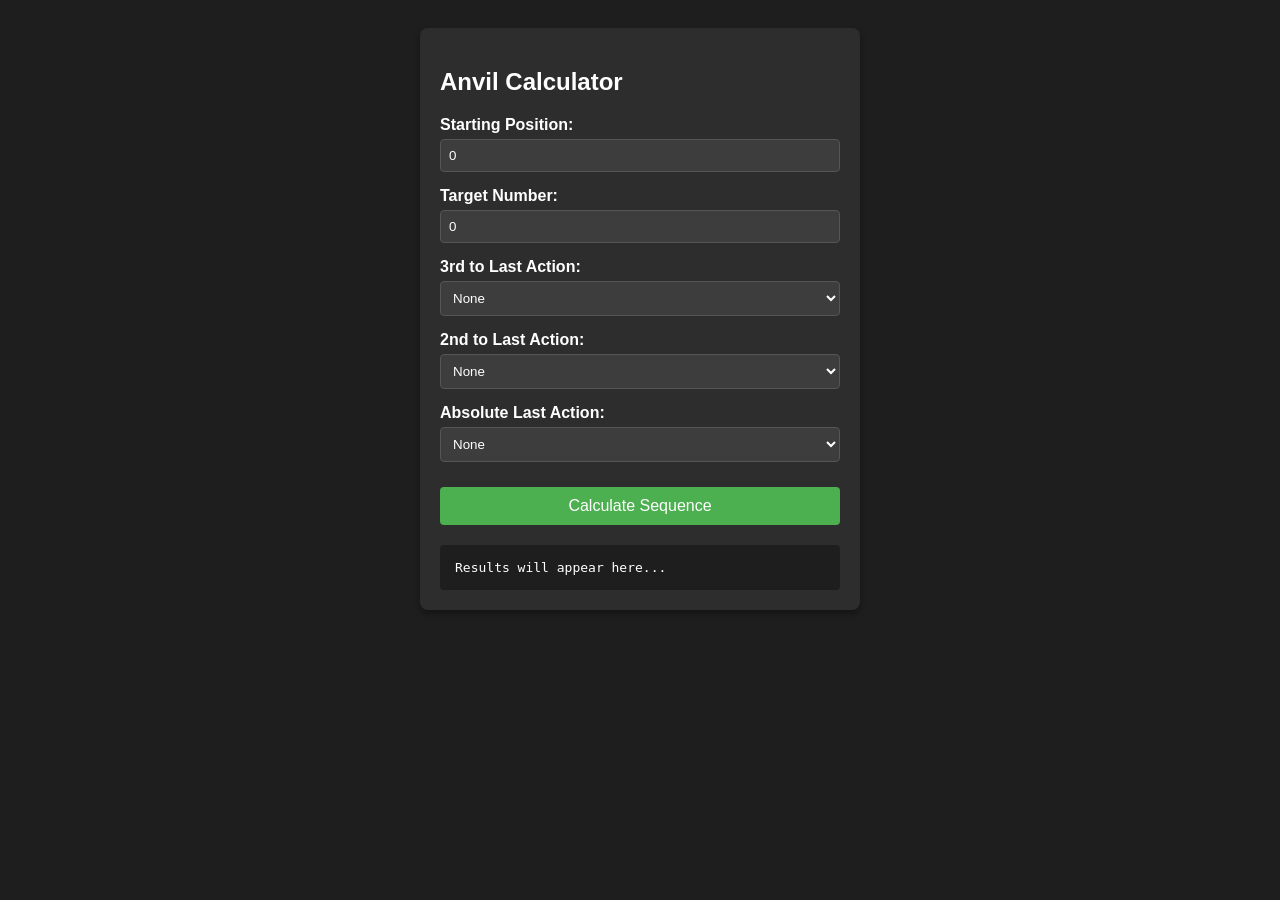
<file: tfg-anvil/index.html>
<!DOCTYPE html>
<html lang="en">
<head>
    <meta charset="UTF-8">
    <title>TFC Anvil Calculator</title>
    <style>
        body {
            font-family: Arial, sans-serif;
            background-color: #1e1e1e;
            color: #ffffff;
            padding: 20px;
        }
        .container {
            max-width: 400px;
            margin: 0 auto;
            background: #2d2d2d;
            padding: 20px;
            border-radius: 8px;
            box-shadow: 0 4px 6px rgba(0,0,0,0.3);
        }
        .form-group {
            margin-bottom: 15px;
            display: flex;
            flex-direction: column;
        }
        label { margin-bottom: 5px; font-weight: bold; }
        select, input {
            padding: 8px;
            background: #3d3d3d;
            border: 1px solid #555;
            color: white;
            border-radius: 4px;
        }
        button {
            width: 100%;
            padding: 10px;
            background: #4CAF50;
            color: white;
            border: none;
            border-radius: 4px;
            cursor: pointer;
            font-size: 16px;
            margin-top: 10px;
        }
        button:hover { background: #45a049; }
        #output {
            margin-top: 20px;
            background: #1e1e1e;
            padding: 15px;
            border-radius: 4px;
            font-family: monospace;
            white-space: pre-wrap;
        }
    </style>
</head>
<body>

<div class="container">
    <h2>Anvil Calculator</h2>

    <div class="form-group">
        <label>Starting Position:</label>
        <input type="number" id="start" value="0">
    </div>

    <div class="form-group">
        <label>Target Number:</label>
        <input type="number" id="target" value="0">
    </div>

    <div class="form-group">
        <label>3rd to Last Action:</label>
        <select id="rule1" class="rule-select"></select>
    </div>

    <div class="form-group">
        <label>2nd to Last Action:</label>
        <select id="rule2" class="rule-select"></select>
    </div>

    <div class="form-group">
        <label>Absolute Last Action:</label>
        <select id="rule3" class="rule-select"></select>
    </div>

    <button onclick="calculateSequence()">Calculate Sequence</button>

    <div id="output">Results will appear here...</div>
</div>

<script>
    const dropdownOptions = [
        "None", "Any Hit", "Shrink", "Upset", "Bend",
        "Punch", "Light Hit", "Medium Hit", "Heavy Hit", "Draw"
    ];

    const operations = {
        "Shrink": 16,
        "Upset": 13,
        "Bend": 7,
        "Punch": 2,
        "Light Hit": -3,
        "Medium Hit": -6,
        "Heavy Hit": -9,
        "Draw": -15
    };

    // Populate dropdowns
    document.querySelectorAll('.rule-select').forEach(select => {
        dropdownOptions.forEach(op => {
            let option = document.createElement('option');
            option.value = op;
            if (op === "None" || op === "Any Hit") {
                option.text = op;
            } else {
                option.text = `${op} (${operations[op] > 0 ? '+' : ''}${operations[op]})`;
            }
            select.appendChild(option);
        });
    });

    function  calculateSequence() {
        const startPos = parseInt(document.getElementById('start').value) || 0;
        const target = parseInt(document.getElementById('target').value);

        const rawRules = [
            document.getElementById('rule1').value,
            document.getElementById('rule2').value,
            document.getElementById('rule3').value
        ].filter(r => r !== "None");

        // Generate all possible combinations if "Any Hit" is selected
        let permutations = [[]];
        for (let rule of rawRules) {
            let nextPerms = [];
            for (let perm of permutations) {
                if (rule === "Any Hit") {
                    nextPerms.push([...perm, "Light Hit"]);
                    nextPerms.push([...perm, "Medium Hit"]);
                    nextPerms.push([...perm, "Heavy Hit"]);
                } else {
                    nextPerms.push([...perm, rule]);
                }
            }
            permutations = nextPerms;
        }

        let globalBestPath = null;
        let globalBestRules = null;
        let globalBestSetupTarget = null;

        // Test every permutation to find the absolute shortest path
        for (let currentRules of permutations) {
            let finalNet = 0;
            currentRules.forEach(rule => finalNet += operations[rule]);

            let setupTarget = target - finalNet;

            let queue = [{ val: startPos, path: [] }];
            let visited = new Set();
            let bestPath = null;

            while (queue.length > 0) {
                let current = queue.shift();

                if (current.val === setupTarget) {
                    bestPath = current.path;
                    break;
                }

                if (visited.has(current.val) || current.val > 250 || current.val < -50) continue;
                visited.add(current.val);

                for (let op in operations) {
                    queue.push({
                        val: current.val + operations[op],
                        path: [...current.path, op]
                    });
                }
            }

            // Update the global best if this path is shorter
            if (bestPath) {
                if (!globalBestPath || bestPath.length < globalBestPath.length) {
                    globalBestPath = bestPath;
                    globalBestRules = currentRules;
                    globalBestSetupTarget = setupTarget;
                }
            }
        }

        const outputDiv = document.getElementById('output');

        if (!globalBestPath) {
            outputDiv.innerText = "Error: Sequence impossible within normal bounds.";
            return;
        }

        let outputText = `Optimized Setup Target: ${globalBestSetupTarget}\n\n`;
        let runningTotal = startPos;
        let stepCount = 1;

        if (globalBestPath.length === 0) {
            outputText += `(Already at Setup Target)\n`;
        } else {
            globalBestPath.forEach(step => {
                runningTotal += operations[step];
                let sign = operations[step] > 0 ? '+' : '';
                outputText += `${stepCount}. ${step} (${sign}${operations[step]}) -> ${runningTotal}\n`;
                stepCount++;
            });
        }

        outputText += `\n--- FINAL RULES ---\n`;

        globalBestRules.forEach(step => {
            runningTotal += operations[step];
            let sign = operations[step] > 0 ? '+' : '';
            outputText += `${stepCount}. ${step} (${sign}${operations[step]}) -> ${runningTotal}\n`;
            stepCount++;
        });

        outputDiv.innerText = outputText;
    }
</script>

</body>
</html>
</file>
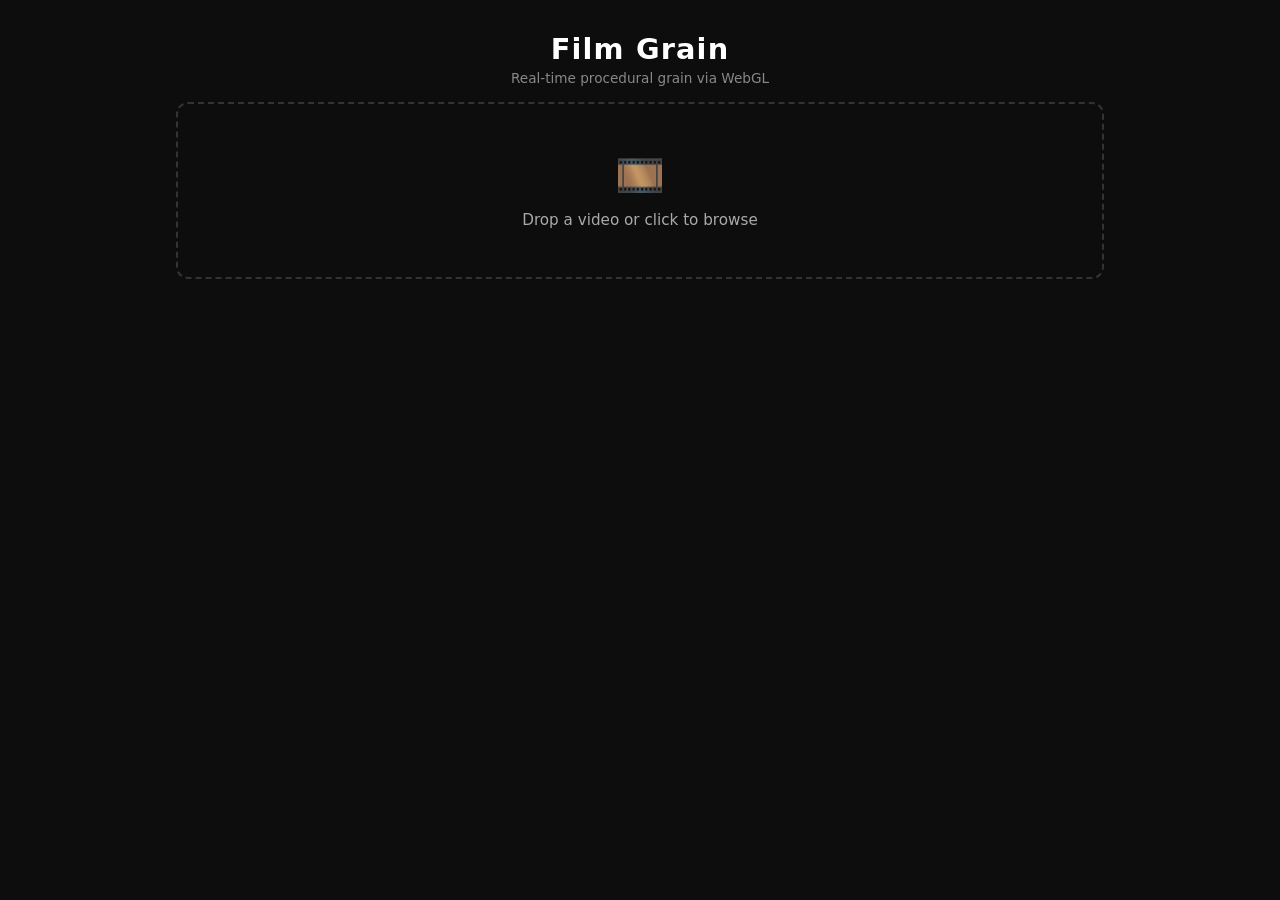
<file: video-grain/index.html>
<!DOCTYPE html>
<html lang="en">
<head>
  <meta charset="UTF-8" />
  <meta name="viewport" content="width=device-width, initial-scale=1.0" />
  <title>Film Grain — WebGL Video Processor</title>
  <link rel="stylesheet" href="styles.css" />
</head>
<body>

  <header>
    <h1>Film Grain</h1>
    <p class="subtitle">Real-time procedural grain via WebGL</p>
  </header>

  <main>
    <!-- ═══════════════════════════════════════════════════
         Upload area — shown before a video is loaded
         ═══════════════════════════════════════════════════ -->
    <section id="upload-area" class="upload-area">
      <label for="file-input" class="upload-label">
        <span class="upload-icon">🎞️</span>
        <span class="upload-text">Drop a video or click to browse</span>
        <input
          type="file"
          id="file-input"
          accept="video/*"
        />
      </label>
    </section>

    <!-- ═══════════════════════════════════════════════════
         Hidden <video> element — never displayed; serves
         purely as the frame source for texImage2D.
         ═══════════════════════════════════════════════════ -->
    <video id="source-video" style="display:none" loop muted playsinline></video>

    <!-- ═══════════════════════════════════════════════════
         WebGL canvas — dynamically sized to match the
         uploaded video's native resolution.
         ═══════════════════════════════════════════════════ -->
    <canvas id="grain-canvas"></canvas>

    <!-- ═══════════════════════════════════════════════════
         Control panel — each slider maps 1:1 to a GLSL
         uniform, updated every frame without recompilation.
         ═══════════════════════════════════════════════════ -->
    <section id="controls" class="controls hidden">
      <div class="control-group">
        <label for="intensity-slider">Intensity</label>
        <!-- u_intensity: grain opacity / blend strength (0 – 1) -->
        <input type="range" id="intensity-slider" min="0" max="1" step="0.01" value="0.35" />
        <output id="intensity-value">0.35</output>
      </div>

      <div class="control-group">
        <label for="size-slider">Size</label>
        <!-- u_size: noise coordinate scale — lower = larger grain particles -->
        <input type="range" id="size-slider" min="0.5" max="5" step="0.1" value="1.0" />
        <output id="size-value">1.0</output>
      </div>

      <div class="control-group">
        <label for="speed-slider">Speed</label>
        <!-- u_speed: temporal update rate of the noise seed -->
        <input type="range" id="speed-slider" min="0" max="5" step="0.1" value="1.0" />
        <output id="speed-value">1.0</output>
      </div>

      <button id="play-btn" class="play-btn">▶ Play</button>
    </section>
  </main>

  <script src="app.js"></script>
</body>
</html>
</file>
<file: shared/css/components.css>
/* Setup */
#setup{position:fixed;inset:0;background:#f0ede8;z-index:200;display:flex;align-items:center;justify-content:center;padding:1.5rem}
.sbox{background:#fff;border-radius:20px;padding:2.25rem;width:100%;max-width:360px;box-shadow:0 4px 40px rgba(0,0,0,.08)}
.s-title{font-size:1.7rem;font-weight:800;letter-spacing:-.02em;margin-bottom:2rem}
.s-sect{margin-bottom:1.5rem}
.s-lbl{font-size:.65rem;font-weight:700;text-transform:uppercase;letter-spacing:.12em;color:#bbb;margin-bottom:.55rem}
.cnt-row{display:flex;gap:.5rem}
.cnt{flex:1;height:48px;border-radius:9px;border:1.5px solid #e8e5e0;font-size:1.1rem;font-weight:700;color:#aaa;transition:all .13s}
.cnt.on{background:#111;border-color:#111;color:#fff}
.name-list{display:flex;flex-direction:column;gap:.45rem}
.nrow{display:flex;align-items:center;gap:.65rem}
.ndot{width:9px;height:9px;border-radius:50%;flex-shrink:0}
.ninp{flex:1;padding:.55rem .85rem;border:1.5px solid #e8e5e0;border-radius:9px;font-size:.88rem;font-weight:500;color:#111;background:#fafaf8;transition:border-color .13s}
.ninp:focus{outline:none;border-color:#aaa;background:#fff}
.btn-start{width:100%;padding:.8rem;background:#111;color:#fff;font-size:.92rem;font-weight:700;border-radius:50px;letter-spacing:.02em;transition:opacity .13s;margin-top:.25rem}
.btn-start:hover{opacity:.78}

/* App Shell */
#app{display:none;flex-direction:column;height:100vh;max-width:500px;margin:0 auto;position:relative}

/* Header */
.hdr{flex-shrink:0;background:#fff;border-bottom:1px solid #e8e5e0;padding:.75rem 1.25rem;display:flex;align-items:center;justify-content:space-between}
.hdr-logo{font-size:1rem;font-weight:800;letter-spacing:-.01em}
.hdr-right{display:flex;align-items:center;gap:1.2rem}
.hdr-info{display:flex;flex-direction:column;align-items:flex-end;gap:.06rem}
.hdr-btn{font-size:1.3rem;color:#bbb;transition:color .13s}
.hdr-btn:hover{color:#111}
.hdr-player{font-size:.88rem;font-weight:700;transition:color .3s}
.hdr-round{font-size:.68rem;color:#bbb;font-weight:500}

/* Score Strip */
.score-strip{display:flex;padding:1rem 1.25rem;gap:1rem;overflow-x:auto;scrollbar-width:none;flex-shrink:0}
.score-strip::-webkit-scrollbar{display:none}
.p-score{flex:1;background:#fff;padding:.6rem .8rem;border-radius:12px;display:flex;align-items:center;justify-content:space-between;border:2px solid transparent;transition:border-color .2s, opacity .2s;opacity:.5}
.p-score.active{opacity:1}
.p-dot{width:8px;height:8px;border-radius:50%;margin-right:.5rem}
.p-name{font-size:.75rem;font-weight:600;white-space:nowrap;overflow:hidden;text-overflow:ellipsis;flex:1}
.p-val{font-size:.9rem;font-weight:800;margin-left:.5rem}

/* Notifications */
#notif{position:fixed;top:0;left:0;right:0;z-index:500;background:#111;color:#fff;padding:.85rem 1.5rem;font-size:.88rem;font-weight:600;display:flex;align-items:center;justify-content:center;gap:.55rem;transform:translateY(-100%);transition:transform .26s cubic-bezier(.32,.72,0,1)}
#notif.on{transform:translateY(0)}

/* Game Over */
#over{
  position:fixed;inset:0;background:#f0ede8;z-index:600;
  display:flex;flex-direction:column;align-items:center;justify-content:center;gap:1.5rem;padding:2rem;
  opacity:0;visibility:hidden;pointer-events:none;
  transition:opacity .3s ease,visibility .3s ease
}
#over.on{opacity:1;visibility:visible;pointer-events:all}
.over-title{font-size:2rem;font-weight:800;letter-spacing:-.02em}
.over-card{width:100%;max-width:360px;background:#fff;border-radius:18px;overflow:hidden;box-shadow:0 4px 32px rgba(0,0,0,.07)}
.over-row{display:flex;align-items:center;gap:.9rem;padding:.9rem 1.2rem;border-bottom:1px solid #f0ede8}
.over-row.win{background:#fffbeb}
.over-med{font-size:1.2rem;min-width:1.5rem}
.over-dot{width:9px;height:9px;border-radius:50%;flex-shrink:0}
.over-name{flex:1;font-weight:600;font-size:.95rem}
.over-score{font-weight:800;font-size:1rem}

.btn-again{background:#111;color:#fff;border-radius:50px;padding:.75rem 2.25rem;font-size:.9rem;font-weight:700;transition:transform .13s}
.btn-again:active{transform:scale(.97)}

/* Accessibility */
@media(prefers-reduced-motion:reduce){
  *,*::before,*::after{transition-duration:.01ms!important;animation-duration:.01ms!important}
}
</file>
<file: battleships/css/style.css>
/* Battleships Styles */

/* Game Area */
.game-area{flex:1;display:flex;flex-direction:column;align-items:center;padding:0 1.25rem 1rem;overflow-y:auto;overflow-x:hidden;gap:.6rem}
.b-lbl{align-self:stretch;font-size:.65rem;font-weight:700;text-transform:uppercase;letter-spacing:.12em;color:#bbb;display:flex;align-items:center;gap:.45rem}
.b-lbl .ndot{width:8px;height:8px}

/* Main board + coordinate labels */
.bwrap{width:min(100%,calc(100vh - 350px));width:min(100%,calc(100dvh - 350px));min-width:250px;display:grid;grid-template-columns:14px 1fr;grid-template-rows:14px auto;gap:2px}
.bwrap.placing{width:min(100%,calc(100vh - 330px));width:min(100%,calc(100dvh - 330px))}
.b-cols{grid-column:2;display:flex;padding:0 8px}
.b-rows{grid-row:2;display:flex;flex-direction:column;padding:8px 0}
.b-cols span,.b-rows span{flex:1;display:flex;align-items:center;justify-content:center;font-size:.58rem;font-weight:700;color:#ccc}
.bwrap .board{grid-column:2;grid-row:2}

.board{background:#fff;border-radius:14px;padding:8px;box-shadow:0 4px 32px rgba(0,0,0,.04);touch-action:manipulation;-webkit-tap-highlight-color:transparent}
.board.small{padding:5px;border-radius:10px;width:130px}
.grid{display:grid;position:relative;isolation:isolate;aspect-ratio:1}
.board.shake{animation:shake .32s cubic-bezier(.32,.72,0,1)}

/* Cells = water */
.cell{position:relative;cursor:pointer}
.cell::before{content:'';position:absolute;inset:1.5px;border-radius:4px;background:#f5f4f0;transition:background .13s}
.small .cell{cursor:default}
.small .cell::before{inset:1px;border-radius:2px}
.board.target .cell:hover::before{background:#ece9e3}
.board.target .cell.shot{cursor:default}
.board.target .cell.shot:hover::before{background:#f5f4f0}
.board.locked .cell{cursor:default}

/* Markers */
.mk{position:absolute;inset:0;display:flex;align-items:center;justify-content:center;z-index:3;pointer-events:none}
.mk-miss::after{content:'';width:22%;height:22%;border-radius:50%;background:#c9c4bc}
.mk-clear::after{content:'';width:14%;height:14%;border-radius:50%;background:#e2ded8}
.mk-hit svg{width:66%;height:66%}
.mk-miss.new::before{content:'';position:absolute;width:30%;height:30%;border-radius:50%;border:2px solid #c9c4bc;animation:ripple .7s ease-out forwards}
.mk-hit.new svg{animation:pop .38s cubic-bezier(.32,.72,0,1)}
.small .mk-miss::after{width:26%;height:26%}

/* Ships */
.ship{position:absolute;z-index:2;pointer-events:none;transition:opacity .3s}
.ship svg{display:block;width:100%;height:100%;overflow:visible}
.ship.ghost{opacity:.4}
.ship.ghost.bad{opacity:.3;filter:grayscale(1)}
.ship.sunk{animation:fadein .5s ease}
.ship.sunk svg{opacity:.9}
.ship.lift{opacity:.5}

/* Placement controls */
.place-ctrl{width:100%;max-width:440px;display:flex;flex-direction:column;gap:.75rem}
.chips{display:flex;flex-wrap:wrap;gap:.45rem;justify-content:center}
.chip{display:flex;align-items:center;gap:.45rem;background:#fff;border:1.5px solid #e8e5e0;border-radius:10px;padding:.4rem .6rem;font-size:.72rem;font-weight:700;color:#777;transition:all .13s}
.chip svg{height:12px;display:block}
.chip.on{border-color:#111;color:#111}
.chip.placed{opacity:.35}
.pc-row{display:flex;gap:.5rem}
.btn-ghost{flex:1;background:#fff;border:1.5px solid #e8e5e0;border-radius:50px;padding:.7rem;font-size:.85rem;font-weight:700;color:#555;transition:all .13s}
.btn-ghost:active{transform:scale(.97);background:#fafaf8}
.btn-pill{flex:1.3;background:#111;color:#fff;border-radius:50px;padding:.7rem;font-size:.9rem;font-weight:700;letter-spacing:.02em;transition:all .13s}
.btn-pill:active:not(:disabled){transform:scale(.97)}
.btn-pill:disabled{opacity:.28;cursor:default}

/* Own fleet during battle */
.own-sec{width:100%;max-width:440px;display:flex;gap:1rem;align-items:flex-start;position:relative}

/* Hold-to-peek cover over your own fleet */
.peek-cover{position:absolute;inset:0;z-index:5;display:flex;flex-direction:column;align-items:center;justify-content:center;gap:.2rem;background:#fff;border:1.5px dashed #ddd9d2;border-radius:14px;color:#999;cursor:pointer;user-select:none;-webkit-user-select:none;-webkit-touch-callout:none;touch-action:none;-webkit-tap-highlight-color:transparent;transition:opacity .12s,transform .12s}
.peek-cover .peek-title{font-size:.8rem;font-weight:700;color:#555}
.peek-cover .peek-sub{font-size:.65rem;font-weight:700;text-transform:uppercase;letter-spacing:.12em;color:#bbb}
.peek-cover:active{transform:scale(.99)}
.own-sec.peek .peek-cover{opacity:0}
.own-sec:not(.peek) .own-map,.own-sec:not(.peek) .fleet-list{visibility:hidden}
.own-map{display:flex;flex-direction:column;gap:.4rem;flex-shrink:0}
.fleet-list{flex:1;display:flex;flex-direction:column;gap:.35rem;padding-top:1.3rem;min-width:0}
.fl-row{display:flex;align-items:center;gap:.55rem;font-size:.75rem;font-weight:600;color:#555}
.fl-row svg{height:11px;flex-shrink:0;display:block}
.fl-name{flex:1;white-space:nowrap;overflow:hidden;text-overflow:ellipsis}
.fl-hits{font-size:.68rem;font-weight:700;color:#bbb;font-variant-numeric:tabular-nums}
.fl-row.sunk{opacity:.35}
.fl-row.sunk .fl-name{text-decoration:line-through}

/* Score strip value */
.p-val small{font-size:.6rem;font-weight:700;color:#bbb;margin-left:.15rem}

/* Hand-off screen */
#pass{position:fixed;inset:0;background:#f0ede8;z-index:300;display:flex;align-items:center;justify-content:center;padding:1.5rem;opacity:0;visibility:hidden;pointer-events:none;transition:opacity .25s ease,visibility .25s ease}
#pass.on{opacity:1;visibility:visible;pointer-events:all}
.pass-box{text-align:center}
.pass-name{font-size:2rem;font-weight:800;letter-spacing:-.02em;margin:.2rem 0 .35rem}
.pass-sub{font-size:.85rem;color:#999;font-weight:500;margin-bottom:1.5rem}
.pass-news{background:#f5f4f0;border-radius:10px;padding:.75rem 1rem;font-size:.82rem;font-weight:600;color:#555;margin-bottom:1.5rem;line-height:1.45}
.pass-news:empty{display:none}

@keyframes ripple{from{transform:scale(1);opacity:1}to{transform:scale(3.2);opacity:0}}
@keyframes pop{0%{transform:scale(.2) rotate(-30deg);opacity:0}100%{transform:scale(1) rotate(0);opacity:1}}
@keyframes fadein{from{opacity:0}to{opacity:1}}
@keyframes shake{0%,100%{transform:translateX(0)}25%{transform:translateX(-4px)}50%{transform:translateX(3px)}75%{transform:translateX(-2px)}}

@media(max-width:400px){
  .game-area{padding:0 .75rem .75rem}
  .board.small{width:112px}
  .fl-row{font-size:.7rem}
}
</file>
<file: checkers/css/style.css>
/* Checkers Styles */

/* Player panels, one at each end of the table */
.ppanel{flex-shrink:0;margin:.75rem 1.25rem;background:#fff;border-radius:14px;border:2px solid transparent;padding:.65rem .9rem;display:flex;align-items:center;gap:.6rem;opacity:.55;transition:border-color .2s,opacity .2s,background .2s}
.f2f .ppanel.flip{transform:rotate(180deg)}
.ppanel.active{opacity:1;border-color:var(--pc)}
.pp-dot{width:10px;height:10px;border-radius:50%;background:var(--pc);flex-shrink:0}
.pp-info{flex:1;min-width:0;display:flex;flex-direction:column;gap:.1rem}
.pp-name{font-size:.9rem;font-weight:700;white-space:nowrap;overflow:hidden;text-overflow:ellipsis}
.pp-status{font-size:.72rem;font-weight:600;color:#bbb;transition:color .2s}
.ppanel.active .pp-status{color:var(--pc)}
.pp-status.warn{color:#dc2626!important}
.pp-status.flash{animation:flash .5s ease}
.pp-count{display:flex;flex-direction:column;align-items:flex-end}
.pp-val{font-size:1.1rem;font-weight:800;color:var(--pc);font-variant-numeric:tabular-nums}
.pp-lbl{font-size:.55rem;font-weight:700;text-transform:uppercase;letter-spacing:.1em;color:#bbb}

/* Game Area */
.game-area{flex:1;display:flex;align-items:center;justify-content:center;padding:0 1rem;overflow:hidden;min-height:0}
#board-wrap{width:min(100%,calc(100vh - 250px));width:min(100%,calc(100dvh - 250px));min-width:260px;max-width:460px}
#board{background:#fff;border-radius:18px;padding:10px;box-shadow:0 4px 32px rgba(0,0,0,.04);touch-action:manipulation;-webkit-tap-highlight-color:transparent}
.bin{position:relative;aspect-ratio:1;display:grid;border-radius:8px;overflow:hidden}

/* Squares */
.sq{position:relative}
.sq.lt{background:#f5f4f0}
.sq.dk{background:#cdc3b4;cursor:pointer;transition:background .13s}
.sq.last{background:#bdb09d}
.sq.from{background:#b8ab97}
.sq.step::after{content:'';position:absolute;inset:36%;border-radius:50%;background:rgba(17,17,17,.3)}
.sq.dest::after{content:'';position:absolute;inset:18%;border-radius:50%;border:3px solid rgba(17,17,17,.3)}
.sq.step.dest::after{inset:30%;border:4px solid rgba(17,17,17,.3);background:rgba(17,17,17,.12)}

/* Pieces: flat draughts discs seen from above */
.pcs{position:absolute;inset:0;pointer-events:none}
.pc{position:absolute;display:flex;align-items:center;justify-content:center;z-index:1;transition:left .24s cubic-bezier(.32,.72,0,1),top .24s cubic-bezier(.32,.72,0,1),opacity .3s ease,transform .3s cubic-bezier(.32,.72,0,1)}
.pc.p0{--c:#d97706;--d:#b45309;--rot:0deg}
.pc.p1{--c:#2563eb;--d:#1d4ed8;--rot:0deg}
.f2f .pc.p1{--rot:180deg}
.pc-in{width:82%;height:82%;border-radius:50%;
  background:radial-gradient(circle,var(--c) 0 33%,var(--d) 33% 37%,var(--c) 37% 56%,var(--d) 56% 60%,var(--c) 60%);
  box-shadow:0 2px 0 var(--d),0 4px 8px rgba(0,0,0,.18);
  display:flex;align-items:center;justify-content:center;transition:box-shadow .2s}
/* Crowns face their owner: the top player's crowns are upside down for us */
.pc-in svg{width:52%;height:52%;display:none;transform:rotate(var(--rot))}
/* Kings: a second disc stacked underneath, plus a crown */
.pc.king .pc-in{background:radial-gradient(circle,var(--c) 0 56%,var(--d) 56% 60%,var(--c) 60%);box-shadow:0 2px 0 var(--d),0 4px 0 var(--c),0 6px 0 var(--d),0 8px 10px rgba(0,0,0,.2)}
.pc.king .pc-in svg{display:block}
.pc.sel{z-index:3}
.pc.sel .pc-in{box-shadow:0 0 0 3px #fff,0 0 0 5px #111,0 6px 14px rgba(0,0,0,.25)}
.pc.king.sel .pc-in{box-shadow:0 2px 0 var(--d),0 4px 0 var(--c),0 6px 0 var(--d),0 0 0 3px #fff,0 0 0 5px #111}
.pc.taken{opacity:.3}
.pc.gone{opacity:0;transform:scale(.3)}
.pc.must{animation:must .45s ease 2}
.pc.crowned .pc-in svg{animation:crown .5s cubic-bezier(.32,.72,0,1)}

/* Game Over: face to face shows the result twice, once for each side of the table */
.over-half{width:100%;max-width:360px;display:flex;flex-direction:column;align-items:center;gap:.9rem}
#over-top{display:none}
#over{flex-direction:column-reverse}
.f2f #over{flex-direction:column;justify-content:space-evenly;gap:1rem}
.f2f #over-top{display:flex;transform:rotate(180deg)}
.f2f .over-half .over-title{font-size:1.6rem}

/* Same side on a big screen: let the board grow */
body:not(.f2f) #app{max-width:760px}
body:not(.f2f) #board-wrap{max-width:720px}

/* Mouse hover feedback */
@media(hover:hover){
  .sq.can:hover{background:#b8ab97}
  .sq.step:hover::after,.sq.dest:hover::after{border-color:rgba(17,17,17,.5);background:rgba(17,17,17,.2)}
  .sq.step:not(.dest):hover::after{background:rgba(17,17,17,.5)}
}

@keyframes must{50%{transform:scale(1.18)}}
@keyframes crown{0%{transform:rotate(calc(var(--rot) - 40deg)) scale(0)}100%{transform:rotate(var(--rot)) scale(1)}}
@keyframes flash{0%,100%{opacity:1}50%{opacity:.3}}

@media(max-width:400px){
  .ppanel{margin:.5rem .75rem;padding:.5rem .75rem}
  .game-area{padding:0 .5rem}
  #board{padding:6px;border-radius:14px}
}
</file>
<file: chess/css/style.css>
/* Chess Styles */

.s-hint{font-size:.78rem;color:#999;font-weight:500;line-height:1.45;margin:-.5rem 0 1.25rem}

/* Wider column so the board can grow on a PC screen */
#app{max-width:760px}

/* Player panels, one at each end of the table */
.panel{flex-shrink:0;width:var(--bw);min-width:260px;max-width:680px;background:#fff;border-radius:12px;padding:.6rem .85rem;border:2px solid transparent;opacity:.5;display:flex;flex-direction:column;gap:.35rem;transition:border-color .2s,opacity .2s}
.f2f .panel.top{transform:rotate(180deg)}
.panel.active{opacity:1}
.pn-top{display:flex;align-items:center;gap:.5rem;min-width:0}
.pn-top .p-dot{margin-right:0;flex-shrink:0}
.pn-name{font-size:.85rem;font-weight:700;flex:1;white-space:nowrap;overflow:hidden;text-overflow:ellipsis}
.pn-status{font-size:.65rem;font-weight:800;text-transform:uppercase;letter-spacing:.1em;white-space:nowrap}
.pn-status.check{color:#dc2626}
.pn-status.flash{animation:flash .5s ease 2}
.pn-bot{display:flex;align-items:center;gap:.4rem;min-height:16px}
.caps{display:flex;align-items:center;flex-wrap:wrap}
.caps span{width:16px;height:16px;margin-right:-4px;display:block}
.caps svg{width:100%;height:100%;display:block}
.adv{font-size:.7rem;font-weight:800;color:#999;margin-left:.45rem}
.pn-empty{font-size:.65rem;color:#ccc;font-weight:600}

/* Board */
/* Panels and board share one width so they line up as a single block */
.game-area{--bw:min(100%,calc(100vh - 250px));flex:1;display:flex;flex-direction:column;align-items:center;justify-content:center;gap:.75rem;padding:.75rem 1rem;overflow:hidden;min-height:0}
@supports(height:100dvh){.game-area{--bw:min(100%,calc(100dvh - 250px))}}
.board-frame{width:var(--bw);min-width:260px;max-width:680px;background:#fff;border-radius:14px;padding:8px;box-shadow:0 4px 32px rgba(0,0,0,.04)}
.board{position:relative;display:grid;grid-template-columns:repeat(8,1fr);grid-template-rows:repeat(8,1fr);aspect-ratio:1;border-radius:6px;overflow:hidden;touch-action:manipulation;-webkit-tap-highlight-color:transparent}

.sq{position:relative;cursor:pointer}
.sq.light{background:#f5f4f0}
.sq.dark{background:#d8cfc1}
.sq.last::before{content:'';position:absolute;inset:0;background:rgba(250,204,21,.28)}
.sq.sel::before{content:'';position:absolute;inset:0;background:rgba(250,204,21,.55)}
.sq.check::before{content:'';position:absolute;inset:0;background:radial-gradient(circle,rgba(220,38,38,.85) 0%,rgba(220,38,38,.4) 45%,transparent 72%)}
.sq.move::after{content:'';position:absolute;left:36%;top:36%;width:28%;height:28%;border-radius:50%;background:rgba(0,0,0,.14);z-index:3;pointer-events:none}
.sq.cap::after{content:'';position:absolute;inset:4%;border-radius:50%;border:4px solid rgba(0,0,0,.14);z-index:3;pointer-events:none}

@media(hover:hover){
  .sq.mine:hover::before{content:'';position:absolute;inset:0;background:rgba(250,204,21,.18)}
  .sq.move:hover::after{width:40%;height:40%;left:30%;top:30%;background:rgba(0,0,0,.2)}
  .sq.cap:hover::after{border-color:rgba(0,0,0,.24)}
}

/* Coordinates, white's perspective only */
.lbl{position:absolute;font-size:.55rem;font-weight:700;pointer-events:none;line-height:1}
.lbl-r{top:3px;left:3px}
.lbl-f{bottom:3px;right:3px}
.light .lbl{color:#c3b8a6}
.dark .lbl{color:#f5f4f0}

/* Pieces */
.pieces{position:absolute;inset:0;pointer-events:none;z-index:2}
.pc{position:absolute;width:12.5%;height:12.5%}
.pc svg{width:100%;height:100%;display:block;filter:drop-shadow(0 1.5px 1px rgba(0,0,0,.18))}
.f2f .pc.b svg{transform:rotate(180deg)}
.pc.moving{z-index:5}

/* Promotion picker */
#promo{position:fixed;inset:0;background:rgba(240,237,232,.85);z-index:450;display:flex;align-items:center;justify-content:center;opacity:0;visibility:hidden;pointer-events:none;transition:opacity .2s ease,visibility .2s ease}
#promo.on{opacity:1;visibility:visible;pointer-events:all}
.promo-box{background:#fff;border-radius:18px;padding:1.25rem 1.25rem 1rem;box-shadow:0 4px 32px rgba(0,0,0,.08);text-align:center}
.f2f .promo-box.flip{transform:rotate(180deg)}
.promo-row{display:flex;gap:.5rem}
.promo-row button{width:64px;height:64px;border-radius:12px;background:#f5f4f0;transition:background .13s,transform .13s}
.promo-row button:hover{background:#ece9e3}
.promo-row button:active{transform:scale(.94)}
.promo-row svg{width:100%;height:100%;display:block}

/* Game over, readable from both sides */
.over-mirror{display:none}
.f2f .over-mirror{position:absolute;top:2.5rem;left:0;right:0;text-align:center;transform:rotate(180deg);display:flex;flex-direction:column;align-items:center;gap:.4rem}
.over-sub{font-size:.9rem;color:#999;font-weight:500;margin-top:-1rem}
.over-mirror .over-sub{margin-top:0}

@keyframes flash{0%,100%{opacity:1}50%{opacity:.25}}

@media(max-height:700px){
  .panel{padding:.45rem .75rem}
  .game-area{gap:.5rem;padding:.5rem .75rem}
  .over-mirror{top:1.25rem}
}
</file>
<file: connect4/css/style.css>
/* Game Area */
.game-area{flex:1;display:flex;align-items:center;justify-content:center;padding:1rem;overflow:hidden}
#board-wrap{width:100%;max-width:440px}
#board{display:flex;gap:8px;padding:12px;background:#fff;border-radius:18px;box-shadow:0 4px 32px rgba(0,0,0,.04);position:relative;touch-action:manipulation;-webkit-tap-highlight-color:transparent}
.col{flex:1;display:flex;flex-direction:column-reverse;gap:8px;cursor:pointer;padding:4px;border-radius:999px;transition:background .13s}
.col:hover{background:#fafaf8}
.col:active{background:#f0ede8}

.slot{width:100%;aspect-ratio:1;border-radius:50%;background:#f5f4f0;transition:background .15s, transform .28s cubic-bezier(.32,.72,0,1)}
.slot.win{transform:scale(1.15);box-shadow:0 0 0 4px rgba(0,0,0,.04);z-index:2}

/* Falling Disc */
.falling-disc{position:absolute;border-radius:50%;pointer-events:none;z-index:10;will-change:transform}
</file>
<file: dotsboxes/css/style.css>
/* Game Area */
.game-area{flex:1;display:flex;align-items:center;justify-content:center;padding:1rem;overflow:hidden}
#board-wrap{width:100%;max-width:440px;aspect-ratio:1;display:flex}
#board{
  flex:1;
  display:grid;
  padding:1rem;
  background:#fff;
  border-radius:18px;
  box-shadow:0 4px 32px rgba(0,0,0,.04);
  touch-action:manipulation;
  -webkit-tap-highlight-color:transparent;
}

.dot{place-self:center;width:8px;height:8px;background:#bbb;border-radius:50%;z-index:2}

.line-h, .line-v{position:relative;cursor:pointer;z-index:1}
.line-h::after, .line-v::after{
  content:'';position:absolute;background:#f0ede8;
  transition:background .13s;
}
.line-h::after{inset:8px 0;border-radius:4px}
.line-v::after{inset:0 8px;border-radius:4px}
.line-h:hover::after, .line-v:hover::after{background:#e2ded8}
.line-h.on::after, .line-v.on::after{background:var(--line-color, #111)}

.box{position:relative;background:transparent;transition:background .2s ease}
.chain-tag{
  position:absolute;top:50%;left:50%;transform:translate(-50%,-50%) scale(0.5);
  opacity:0;font-size:1.1rem;font-weight:800;color:#fff;
  text-shadow:0 2px 8px rgba(0,0,0,.15);
  pointer-events:none;transition:all .38s cubic-bezier(.32,.72,0,1);
}
.chain-tag.show{transform:translate(-50%,-50%) scale(1);opacity:1}
</file>
<file: mancala/css/style.css>
/* Mancala Styles */

.game-area {
  flex: 1;
  display: flex;
  align-items: center;
  justify-content: center;
  background: #f0ede8;
  padding: 1rem;
  overflow: hidden;
}

.board-container {
  display: flex;
  flex-direction: column;
  align-items: center;
  gap: 1.5rem;
  width: 100%;
  max-width: 800px;
}

.player-banner {
  display: flex;
  align-items: center;
  gap: 0.5rem;
  padding: 0.5rem 1rem;
  background: #fff;
  border-radius: 50px;
  box-shadow: 0 4px 16px rgba(0,0,0,0.05);
  transition: opacity 0.3s, transform 0.3s;
}
.player-banner.active {
  transform: scale(1.05);
}
.player-banner:not(.active) {
  opacity: 0.4;
}

.mancala-board {
  display: flex;
  align-items: stretch;
  background: #fff;
  padding: 1rem;
  border-radius: 40px;
  box-shadow: 0 12px 48px rgba(0,0,0,0.08);
  gap: 1rem;
  width: 100%;
  box-sizing: border-box;
}

.store {
  flex: 1;
  min-width: 60px;
  background: #f5f4f0;
  border-radius: 30px;
  position: relative;
  box-shadow: inset 0 4px 12px rgba(0,0,0,0.06);
  display: flex;
  flex-direction: column;
  transition: background 0.2s;
}

.pits-grid {
  flex: 6;
  display: flex;
  flex-direction: column;
  gap: 1rem;
}

.row {
  display: flex;
  gap: 0.5rem;
  flex: 1;
}

.pit {
  flex: 1;
  aspect-ratio: 1;
  background: #f5f4f0;
  border-radius: 50%;
  position: relative;
  box-shadow: inset 0 4px 12px rgba(0,0,0,0.06);
  cursor: pointer;
  transition: transform 0.15s, box-shadow 0.15s, background 0.2s;
  -webkit-tap-highlight-color: transparent;
}

.pit.interactive:active {
  transform: scale(0.92);
}
.pit.interactive:hover {
  background: #eee;
}

/* For capturing animation/highlight */
.pit.highlight, .store.highlight {
  background: #fffbeb;
}

.board-divider {
  height: 2px;
  background: #f0ede8;
  border-radius: 2px;
  margin: 0 1rem;
}

.stone-container {
  position: absolute;
  inset: 0;
  pointer-events: none;
}

.pit-label {
  position: absolute;
  bottom: -20px;
  left: 0;
  right: 0;
  text-align: center;
  font-size: 0.75rem;
  font-weight: 700;
  color: #bbb;
  pointer-events: none;
}
.store .pit-label {
  bottom: auto;
  top: 50%;
  transform: translateY(-50%);
  font-size: 1.5rem;
  color: rgba(0,0,0,0.1);
}

.stone {
  position: absolute;
  width: 14px;
  height: 14px;
  background: #444;
  border-radius: 50%;
  box-shadow: 0 2px 4px rgba(0,0,0,0.2), inset 0 2px 4px rgba(255,255,255,0.2);
  transition: transform 0.3s cubic-bezier(0.32, 0.72, 0, 1), top 0.3s cubic-bezier(0.32, 0.72, 0, 1), left 0.3s cubic-bezier(0.32, 0.72, 0, 1);
  pointer-events: none;
  z-index: 10;
}

/* Mobile optimizations */
@media (max-width: 600px) {
  .mancala-board {
    padding: 0.5rem;
    border-radius: 24px;
    gap: 0.5rem;
  }
  .store {
    min-width: 40px;
    border-radius: 20px;
  }
  .row {
    gap: 0.25rem;
  }
  .pit-label {
    font-size: 0.65rem;
    bottom: -16px;
  }
  .stone {
    width: 10px;
    height: 10px;
  }
}
</file>
<file: memory/css/style.css>
/* Game Area */
.game-area{flex:1;display:flex;align-items:center;justify-content:center;padding:1rem;overflow:hidden}
#board-wrap{width:100%;max-width:400px}
#board{display:grid;grid-template-columns:repeat(4,1fr);gap:12px;perspective:1000px;padding:4px}
.card{aspect-ratio:1;position:relative;transform-style:preserve-3d;transition:transform .38s cubic-bezier(.32,.72,0,1), opacity .38s ease;cursor:pointer;-webkit-tap-highlight-color:transparent}
.card.flipped{transform:rotateY(180deg)}
.card.matched{opacity:0;pointer-events:none}
.card:active:not(.flipped):not(.matched){transform:scale(.95)}

.card-face{position:absolute;inset:0;backface-visibility:hidden;border-radius:14px;display:flex;align-items:center;justify-content:center}
.card-front{background:#fff;transform:rotateY(180deg);font-size:2.5rem;box-shadow:0 4px 16px rgba(0,0,0,.06)}
.card-back{background:#e8e5e0;border:2px solid rgba(0,0,0,.04);transition:background .13s}
.card:hover .card-back{background:#e2ded8}
</file>
<file: video-grain/styles.css>
/* ═══════════════════════════════════════════════════════
   Reset & base
   ═══════════════════════════════════════════════════════ */
*,
*::before,
*::after {
  margin: 0;
  padding: 0;
  box-sizing: border-box;
}

body {
  font-family: "Segoe UI", system-ui, -apple-system, sans-serif;
  background: #0d0d0d;
  color: #e0e0e0;
  min-height: 100vh;
  display: flex;
  flex-direction: column;
  align-items: center;
}

/* ═══════════════════════════════════════════════════════
   Header
   ═══════════════════════════════════════════════════════ */
header {
  text-align: center;
  padding: 2rem 1rem 1rem;
}

header h1 {
  font-size: 1.8rem;
  font-weight: 700;
  letter-spacing: 0.04em;
  color: #ffffff;
}

.subtitle {
  font-size: 0.85rem;
  color: #888;
  margin-top: 0.25rem;
}

/* ═══════════════════════════════════════════════════════
   Main layout
   ═══════════════════════════════════════════════════════ */
main {
  width: 100%;
  max-width: 960px;
  padding: 0 1rem 3rem;
  display: flex;
  flex-direction: column;
  align-items: center;
  gap: 1.5rem;
}

/* ═══════════════════════════════════════════════════════
   Upload area
   ═══════════════════════════════════════════════════════ */
.upload-area {
  width: 100%;
  border: 2px dashed #333;
  border-radius: 12px;
  transition: border-color 0.2s, background 0.2s;
}

.upload-area:hover,
.upload-area.dragover {
  border-color: #666;
  background: rgba(255, 255, 255, 0.03);
}

.upload-label {
  display: flex;
  flex-direction: column;
  align-items: center;
  justify-content: center;
  gap: 0.75rem;
  padding: 3rem 1rem;
  cursor: pointer;
}

.upload-icon {
  font-size: 2.5rem;
}

.upload-text {
  font-size: 0.95rem;
  color: #aaa;
}

.upload-area input[type="file"] {
  display: none;
}

.upload-area.hidden {
  display: none;
}

/* ═══════════════════════════════════════════════════════
   Canvas
   ═══════════════════════════════════════════════════════ */
#grain-canvas {
  display: none;                /* shown once video loads */
  max-width: 100%;
  border-radius: 8px;
  background: #000;
}

#grain-canvas.visible {
  display: block;
}

/* ═══════════════════════════════════════════════════════
   Controls
   ═══════════════════════════════════════════════════════ */
.controls {
  width: 100%;
  display: flex;
  flex-wrap: wrap;
  gap: 1.25rem;
  justify-content: center;
  padding: 1rem 0;
}

.controls.hidden {
  display: none;
}

.control-group {
  display: flex;
  align-items: center;
  gap: 0.5rem;
  background: #1a1a1a;
  border-radius: 8px;
  padding: 0.6rem 1rem;
}

.control-group label {
  font-size: 0.8rem;
  font-weight: 600;
  text-transform: uppercase;
  letter-spacing: 0.06em;
  color: #999;
  min-width: 4.5rem;
}

.control-group input[type="range"] {
  -webkit-appearance: none;
  appearance: none;
  width: 140px;
  height: 4px;
  border-radius: 2px;
  background: #333;
  outline: none;
}

.control-group input[type="range"]::-webkit-slider-thumb {
  -webkit-appearance: none;
  appearance: none;
  width: 14px;
  height: 14px;
  border-radius: 50%;
  background: #e0e0e0;
  cursor: pointer;
  border: none;
}

.control-group input[type="range"]::-moz-range-thumb {
  width: 14px;
  height: 14px;
  border-radius: 50%;
  background: #e0e0e0;
  cursor: pointer;
  border: none;
}

.control-group output {
  font-size: 0.8rem;
  min-width: 2.5rem;
  text-align: right;
  color: #ccc;
  font-variant-numeric: tabular-nums;
}

/* ═══════════════════════════════════════════════════════
   Play button
   ═══════════════════════════════════════════════════════ */
.play-btn {
  background: #1a1a1a;
  color: #e0e0e0;
  border: 1px solid #333;
  border-radius: 8px;
  padding: 0.6rem 1.6rem;
  font-size: 0.85rem;
  font-weight: 600;
  cursor: pointer;
  transition: background 0.15s, border-color 0.15s;
}

.play-btn:hover {
  background: #262626;
  border-color: #555;
}
</file>
